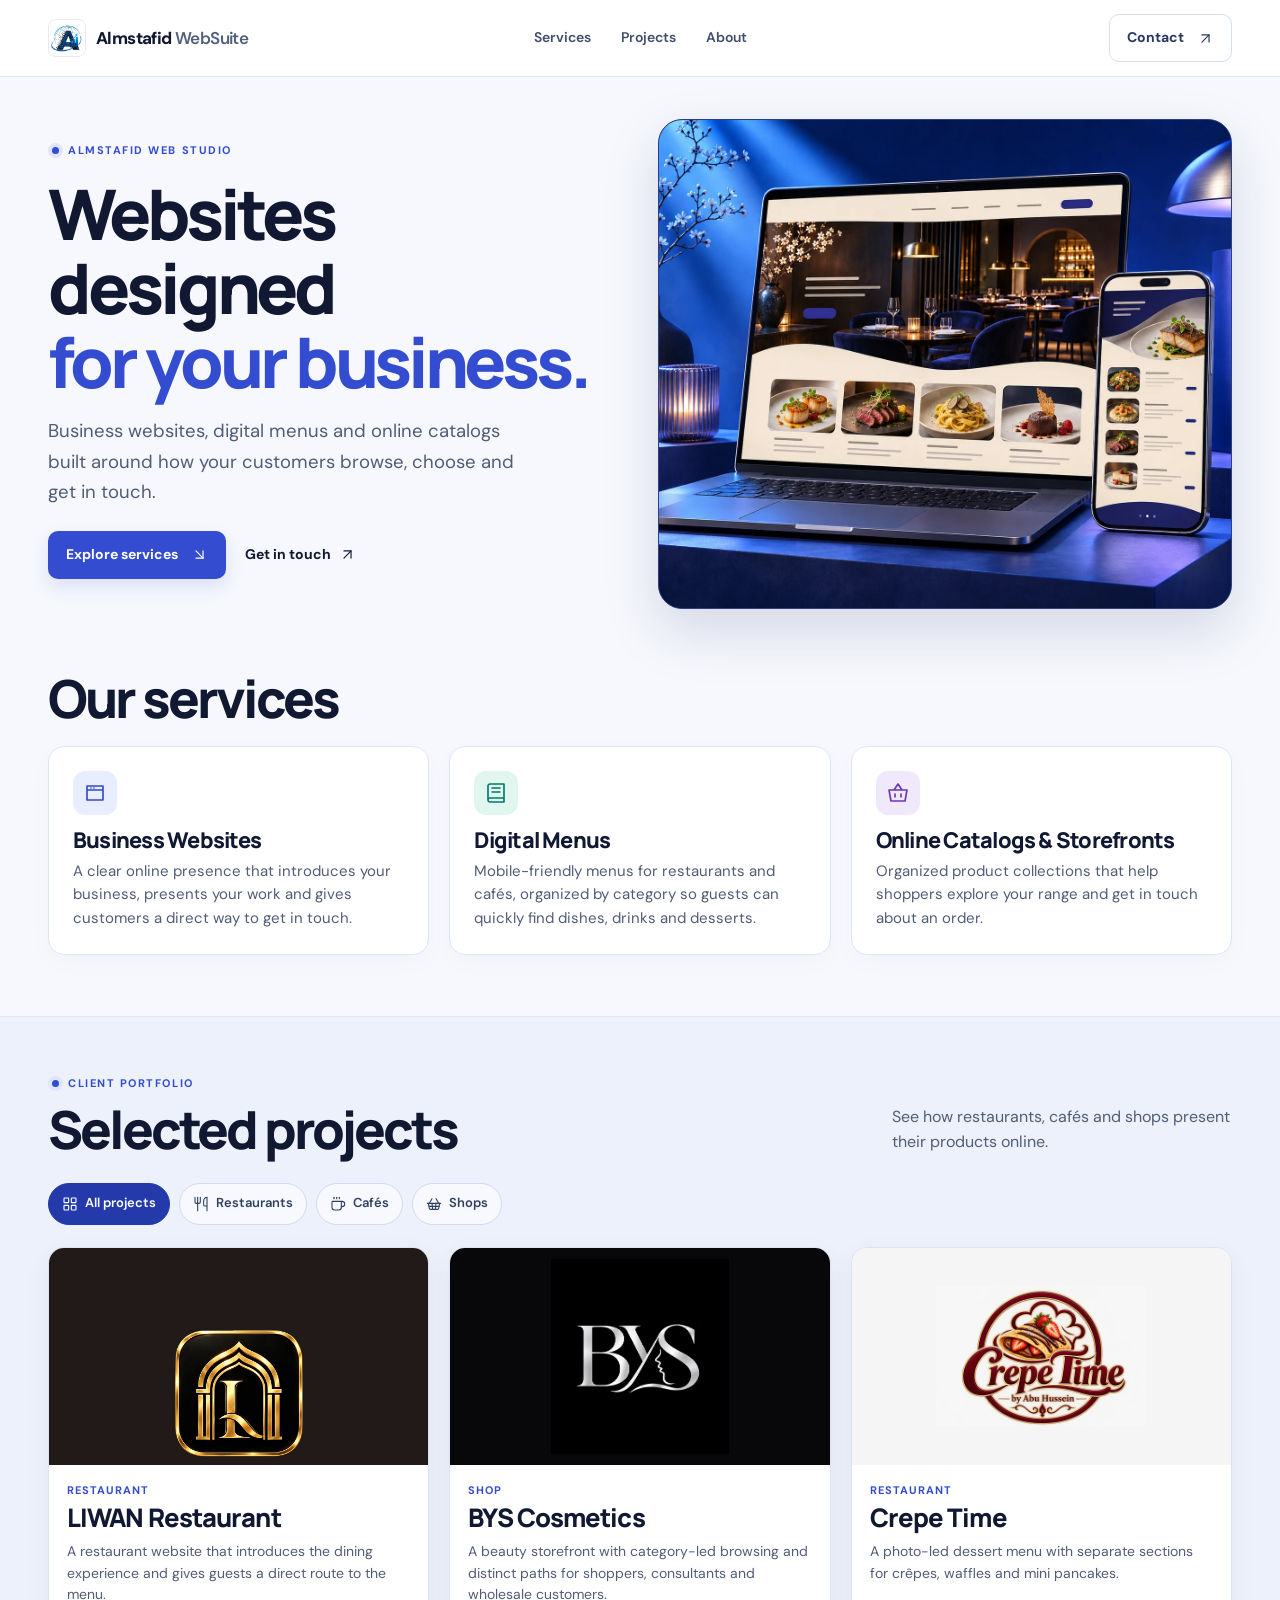
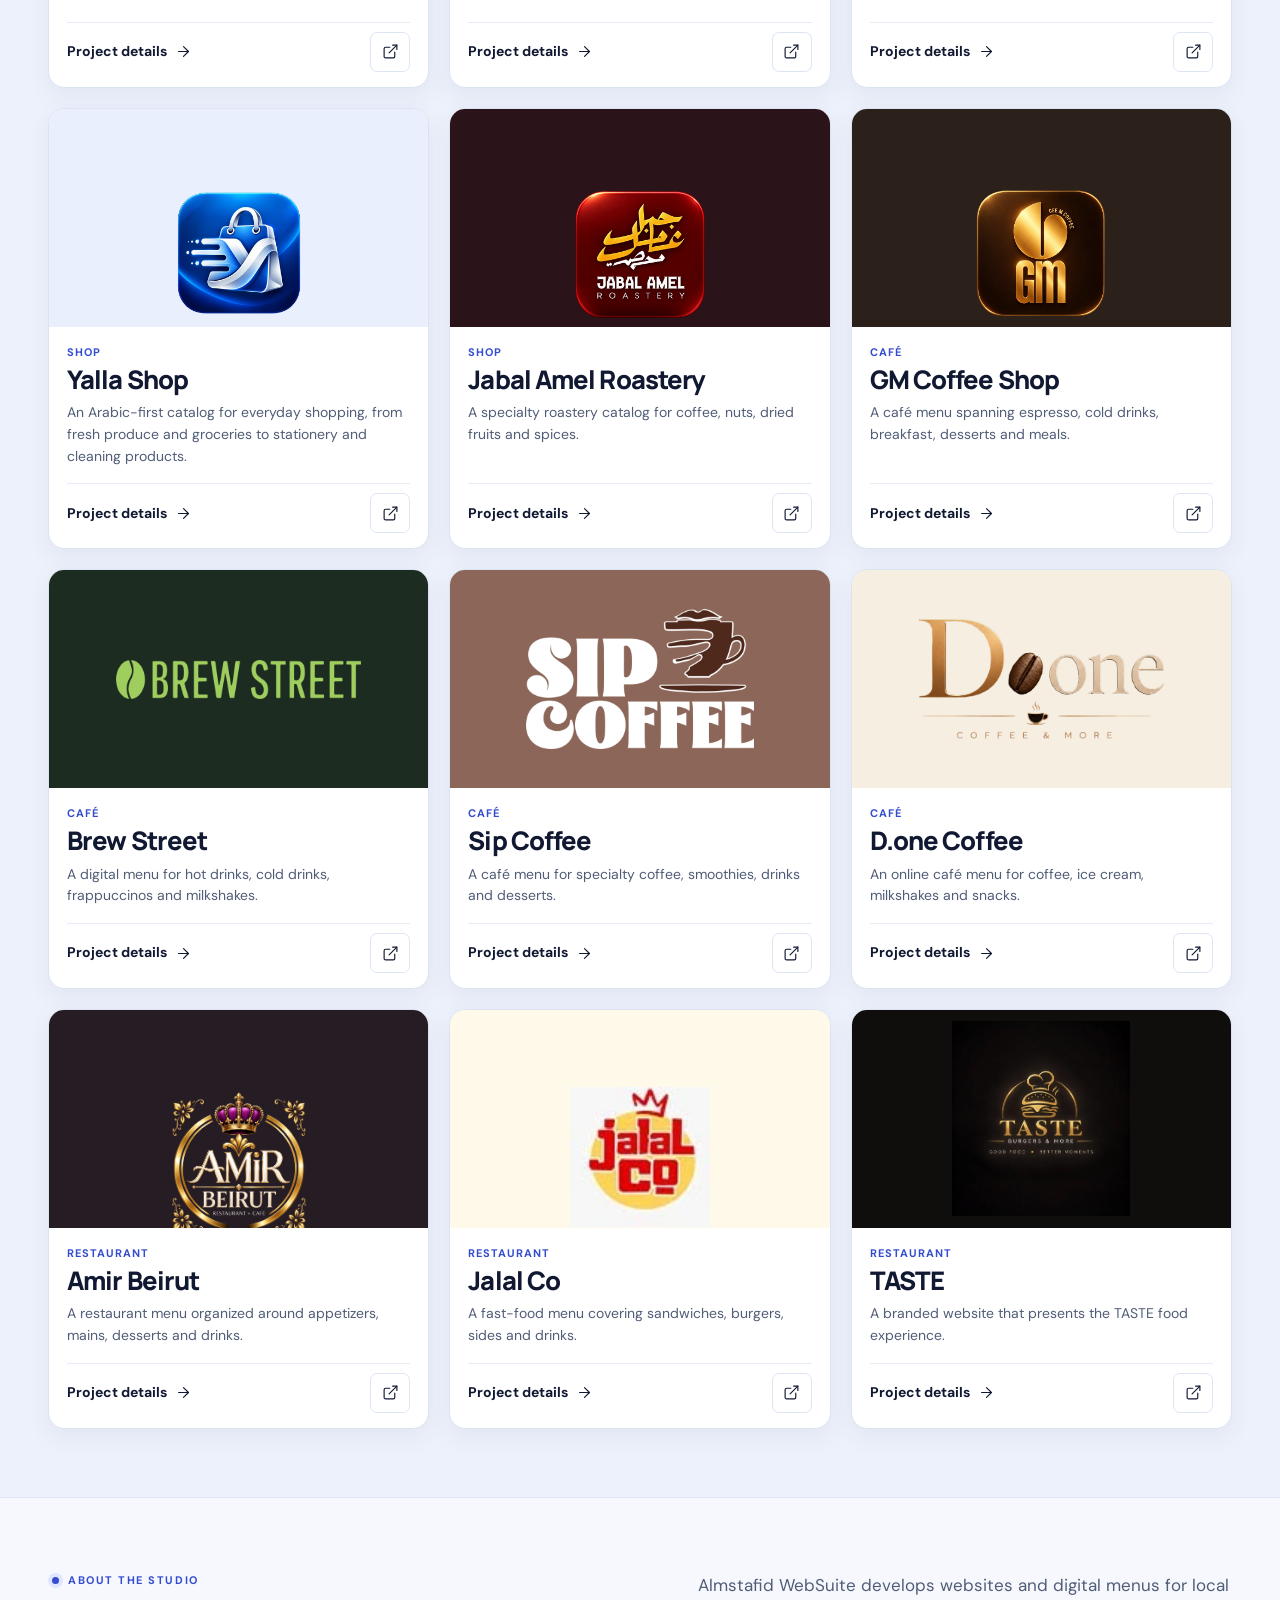
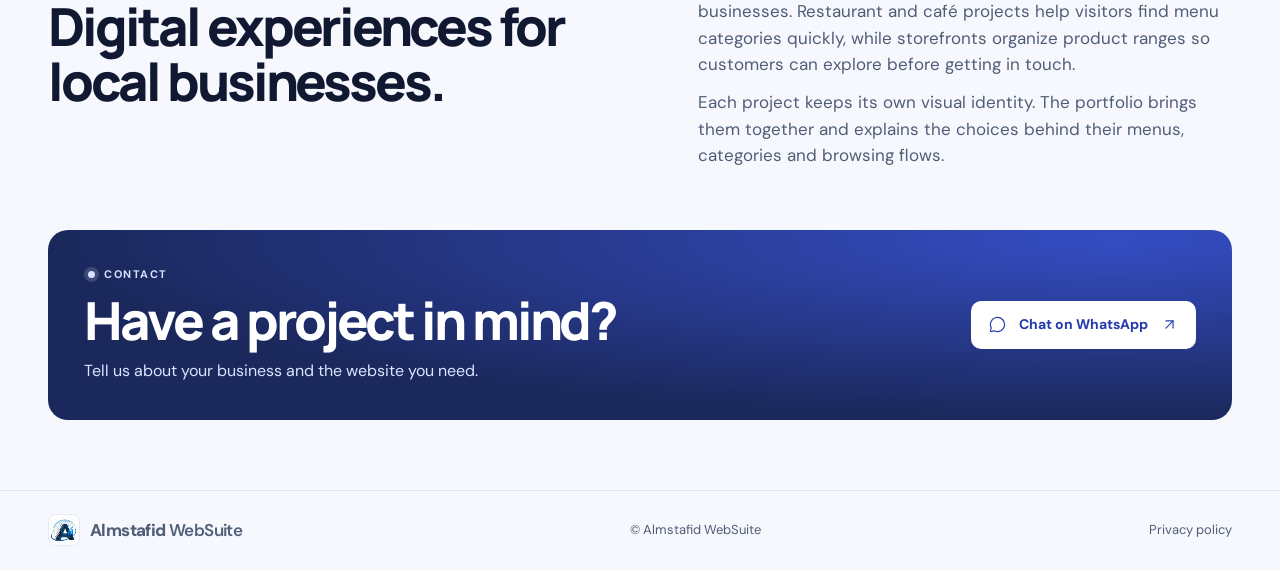
<file: index.html>
<!doctype html>
<html lang="en">
<head>
  <meta charset="utf-8">
  <meta name="viewport" content="width=device-width, initial-scale=1">
  <title>Almstafid WebSuite | Websites for local businesses</title>
  <meta name="description" content="Explore client websites and digital menus for restaurants, cafés, beauty brands and shops.">
  <meta name="theme-color" content="#f5f7ff">
  <link rel="canonical" href="https://almstafidrestaurants-ui.github.io/">
  <meta property="og:title" content="Almstafid WebSuite | Websites for local businesses">
  <meta property="og:description" content="Explore client websites and digital menus for restaurants, cafés, beauty brands and shops.">
  <meta property="og:image" content="https://almstafidrestaurants-ui.github.io/assets/studio-hero.webp">
  <link rel="icon" href="assets/logo.webp" type="image/webp">
  <link rel="preconnect" href="https://fonts.googleapis.com">
  <link rel="preconnect" href="https://fonts.gstatic.com" crossorigin>
  <link href="https://fonts.googleapis.com/css2?family=DM+Sans:wght@400;500;600;700&family=Manrope:wght@400;500;600;700;800&display=swap" rel="stylesheet">
  <link rel="stylesheet" href="assets/site.css">
  <script async src="https://pagead2.googlesyndication.com/pagead/js/adsbygoogle.js?client=ca-pub-1737106692912715" crossorigin="anonymous"></script>
</head>
<body>
<a class="skip" href="#main">Skip to content</a>
<header class="header"><div class="wrap head-inner">
  <a class="brand" href="./"><img src="assets/logo.webp" width="38" height="38" alt=""><span>Almstafid <strong>WebSuite</strong></span></a>
  <nav aria-label="Main navigation"><a href="#services">Services</a><a href="#work">Projects</a><a href="#about">About</a></nav>
  <a class="button outline head-contact" href="#contact">Contact <svg viewBox="0 0 24 24" width="22" height="22" fill="none" stroke="currentColor" stroke-width="1.65" stroke-linecap="round" stroke-linejoin="round" aria-hidden="true"><path d="M7 7h10v10"></path><path d="M7 17 17 7"></path></svg></a>
</div></header>
<main id="main">
<section class="hero wrap">
  <div class="hero-copy">
    <p class="eyebrow"><span></span> Almstafid Web Studio</p>
    <h1>Websites designed<br class="hero-break"> <em>for your business.</em></h1>
    <p class="hero-desc">Business websites, digital menus and online catalogs built around how your customers browse, choose and get in touch.</p>
    <div class="hero-actions"><a class="button primary" href="#services">Explore services <svg viewBox="0 0 24 24" width="22" height="22" fill="none" stroke="currentColor" stroke-width="1.65" stroke-linecap="round" stroke-linejoin="round" aria-hidden="true"><path d="m7 7 10 10"></path><path d="M17 7v10H7"></path></svg></a><a class="quiet" href="#contact">Get in touch <svg viewBox="0 0 24 24" width="22" height="22" fill="none" stroke="currentColor" stroke-width="1.65" stroke-linecap="round" stroke-linejoin="round" aria-hidden="true"><path d="M7 7h10v10"></path><path d="M7 17 17 7"></path></svg></a></div>
  </div>
  <figure class="hero-photo">
    <img src="assets/studio-hero.webp" alt="A restaurant website on a laptop and a digital menu on a phone" width="1200" height="900" fetchpriority="high">
  </figure>
</section>
<section class="services wrap" id="services" aria-labelledby="services-title">
  <h2 id="services-title">Our services</h2>
  <div class="services-grid">
    <article class="service-card">
      <span class="service-icon"><svg viewBox="0 0 24 24" width="24" height="24" fill="none" stroke="currentColor" stroke-width="1.65" stroke-linecap="round" stroke-linejoin="round" aria-hidden="true"><path d="M4 5h16v14H4z M4 9h16 M8 7h.01 M11 7h.01"></path></svg></span>
      <h3>Business Websites</h3>
      <p>A clear online presence that introduces your business, presents your work and gives customers a direct way to get in touch.</p>
    </article>
    <article class="service-card">
      <span class="service-icon"><svg viewBox="0 0 24 24" width="24" height="24" fill="none" stroke="currentColor" stroke-width="1.65" stroke-linecap="round" stroke-linejoin="round" aria-hidden="true"><path d="M4 19V5a2 2 0 0 1 2-2h14v18H6a2 2 0 0 1 0-4h14 M8 7h8 M8 11h8"></path></svg></span>
      <h3>Digital Menus</h3>
      <p>Mobile-friendly menus for restaurants and cafés, organized by category so guests can quickly find dishes, drinks and desserts.</p>
    </article>
    <article class="service-card">
      <span class="service-icon"><svg viewBox="0 0 24 24" width="24" height="24" fill="none" stroke="currentColor" stroke-width="1.65" stroke-linecap="round" stroke-linejoin="round" aria-hidden="true"><path d="M3 9h18l-2 11H5z M8 9l4-6 4 6 M9 13v3 M15 13v3"></path></svg></span>
      <h3>Online Catalogs &amp; Storefronts</h3>
      <p>Organized product collections that help shoppers explore your range and get in touch about an order.</p>
    </article>
  </div>
</section>
<section class="work" id="work"><div class="wrap">
  <div class="section-head"><div><p class="eyebrow"><span></span> Client portfolio</p><h2>Selected projects</h2></div><p>See how restaurants, cafés and shops present their products online.</p></div>
  <div class="filters" aria-label="Filter projects" hidden>
    <button type="button" data-filter="All" aria-pressed="true"><svg viewBox="0 0 24 24" width="22" height="22" fill="none" stroke="currentColor" stroke-width="1.65" stroke-linecap="round" stroke-linejoin="round" aria-hidden="true"><rect width="7" height="7" x="3" y="3" rx="1"></rect><rect width="7" height="7" x="14" y="3" rx="1"></rect><rect width="7" height="7" x="14" y="14" rx="1"></rect><rect width="7" height="7" x="3" y="14" rx="1"></rect></svg>All projects</button><button type="button" data-filter="Restaurant" aria-pressed="false"><svg viewBox="0 0 24 24" width="22" height="22" fill="none" stroke="currentColor" stroke-width="1.65" stroke-linecap="round" stroke-linejoin="round" aria-hidden="true"><path d="M3 2v7c0 1.1.9 2 2 2h4a2 2 0 0 0 2-2V2"></path><path d="M7 2v20"></path><path d="M21 15V2a5 5 0 0 0-5 5v6c0 1.1.9 2 2 2h3Zm0 0v7"></path></svg>Restaurants</button><button type="button" data-filter="Café" aria-pressed="false"><svg viewBox="0 0 24 24" width="22" height="22" fill="none" stroke="currentColor" stroke-width="1.65" stroke-linecap="round" stroke-linejoin="round" aria-hidden="true"><path d="M10 2v2"></path><path d="M14 2v2"></path><path d="M16 8a1 1 0 0 1 1 1v8a4 4 0 0 1-4 4H7a4 4 0 0 1-4-4V9a1 1 0 0 1 1-1h14a4 4 0 1 1 0 8h-1"></path><path d="M6 2v2"></path></svg>Cafés</button><button type="button" data-filter="Shop" aria-pressed="false"><svg viewBox="0 0 24 24" width="22" height="22" fill="none" stroke="currentColor" stroke-width="1.65" stroke-linecap="round" stroke-linejoin="round" aria-hidden="true"><path d="m15 11-1 9"></path><path d="m19 11-4-7"></path><path d="M2 11h20"></path><path d="m3.5 11 1.6 7.4a2 2 0 0 0 2 1.6h9.8a2 2 0 0 0 2-1.6l1.7-7.4"></path><path d="M4.5 15.5h15"></path><path d="m5 11 4-7"></path><path d="m9 11 1 9"></path></svg>Shops</button>
  </div>
  <p class="sr-only" id="project-status" role="status"></p>
  <div class="grid"><article class="card" data-category="Restaurant">
  <a class="card-cover logo-cover logo-liwan" href="projects/liwan.html" aria-label="About LIWAN Restaurant">
    <img src="assets/liwan-logo.webp" loading="lazy" width="512" height="512" alt="">
  </a>
  <div class="card-body"><span class="category">Restaurant</span><h3><a href="projects/liwan.html">LIWAN Restaurant</a></h3><p>A restaurant website that introduces the dining experience and gives guests a direct route to the menu.</p>
  <div class="card-links"><a class="text-link" href="projects/liwan.html">Project details <svg viewBox="0 0 24 24" width="22" height="22" fill="none" stroke="currentColor" stroke-width="1.65" stroke-linecap="round" stroke-linejoin="round" aria-hidden="true"><path d="M5 12h14"></path><path d="m12 5 7 7-7 7"></path></svg></a><a class="icon-link" href="https://almstafidrestaurants-ui.github.io/LIWAN-Restaurant/" target="_blank" rel="noopener noreferrer" aria-label="Visit LIWAN Restaurant website"><svg viewBox="0 0 24 24" width="22" height="22" fill="none" stroke="currentColor" stroke-width="1.65" stroke-linecap="round" stroke-linejoin="round" aria-hidden="true"><path d="M15 3h6v6"></path><path d="M10 14 21 3"></path><path d="M18 13v6a2 2 0 0 1-2 2H5a2 2 0 0 1-2-2V8a2 2 0 0 1 2-2h6"></path></svg></a></div></div></article>
<article class="card" data-category="Shop">
  <a class="card-cover logo-cover logo-bys" href="projects/bys.html" aria-label="About BYS Cosmetics">
    <img src="assets/bys-logo.webp" loading="lazy" width="826" height="900" alt="">
  </a>
  <div class="card-body"><span class="category">Shop</span><h3><a href="projects/bys.html">BYS Cosmetics</a></h3><p>A beauty storefront with category-led browsing and distinct paths for shoppers, consultants and wholesale customers.</p>
  <div class="card-links"><a class="text-link" href="projects/bys.html">Project details <svg viewBox="0 0 24 24" width="22" height="22" fill="none" stroke="currentColor" stroke-width="1.65" stroke-linecap="round" stroke-linejoin="round" aria-hidden="true"><path d="M5 12h14"></path><path d="m12 5 7 7-7 7"></path></svg></a><a class="icon-link" href="https://almstafidrestaurants-ui.github.io/BYSCOSMETIC/" target="_blank" rel="noopener noreferrer" aria-label="Visit BYS Cosmetics website"><svg viewBox="0 0 24 24" width="22" height="22" fill="none" stroke="currentColor" stroke-width="1.65" stroke-linecap="round" stroke-linejoin="round" aria-hidden="true"><path d="M15 3h6v6"></path><path d="M10 14 21 3"></path><path d="M18 13v6a2 2 0 0 1-2 2H5a2 2 0 0 1-2-2V8a2 2 0 0 1 2-2h6"></path></svg></a></div></div></article>
<article class="card" data-category="Restaurant">
  <a class="card-cover logo-cover logo-crepe" href="projects/crepe.html" aria-label="About Crepe Time">
    <img src="assets/crepe-logo.webp" loading="lazy" width="900" height="600" alt="">
  </a>
  <div class="card-body"><span class="category">Restaurant</span><h3><a href="projects/crepe.html">Crepe Time</a></h3><p>A photo-led dessert menu with separate sections for crêpes, waffles and mini pancakes.</p>
  <div class="card-links"><a class="text-link" href="projects/crepe.html">Project details <svg viewBox="0 0 24 24" width="22" height="22" fill="none" stroke="currentColor" stroke-width="1.65" stroke-linecap="round" stroke-linejoin="round" aria-hidden="true"><path d="M5 12h14"></path><path d="m12 5 7 7-7 7"></path></svg></a><a class="icon-link" href="https://almstafidrestaurants-ui.github.io/Crepe-Time/" target="_blank" rel="noopener noreferrer" aria-label="Visit Crepe Time website"><svg viewBox="0 0 24 24" width="22" height="22" fill="none" stroke="currentColor" stroke-width="1.65" stroke-linecap="round" stroke-linejoin="round" aria-hidden="true"><path d="M15 3h6v6"></path><path d="M10 14 21 3"></path><path d="M18 13v6a2 2 0 0 1-2 2H5a2 2 0 0 1-2-2V8a2 2 0 0 1 2-2h6"></path></svg></a></div></div></article>
<article class="card" data-category="Shop">
  <a class="card-cover logo-cover logo-yalla" href="projects/yalla.html" aria-label="About Yalla Shop">
    <img src="assets/yalla-logo.webp" loading="lazy" width="512" height="512" alt="">
  </a>
  <div class="card-body"><span class="category">Shop</span><h3><a href="projects/yalla.html">Yalla Shop</a></h3><p>An Arabic-first catalog for everyday shopping, from fresh produce and groceries to stationery and cleaning products.</p>
  <div class="card-links"><a class="text-link" href="projects/yalla.html">Project details <svg viewBox="0 0 24 24" width="22" height="22" fill="none" stroke="currentColor" stroke-width="1.65" stroke-linecap="round" stroke-linejoin="round" aria-hidden="true"><path d="M5 12h14"></path><path d="m12 5 7 7-7 7"></path></svg></a><a class="icon-link" href="https://almstafidrestaurants-ui.github.io/Yalla-Shop/" target="_blank" rel="noopener noreferrer" aria-label="Visit Yalla Shop website"><svg viewBox="0 0 24 24" width="22" height="22" fill="none" stroke="currentColor" stroke-width="1.65" stroke-linecap="round" stroke-linejoin="round" aria-hidden="true"><path d="M15 3h6v6"></path><path d="M10 14 21 3"></path><path d="M18 13v6a2 2 0 0 1-2 2H5a2 2 0 0 1-2-2V8a2 2 0 0 1 2-2h6"></path></svg></a></div></div></article>
<article class="card" data-category="Shop">
  <a class="card-cover logo-cover logo-jabal" href="projects/jabal.html" aria-label="About Jabal Amel Roastery">
    <img src="assets/jabal-logo.webp" loading="lazy" width="512" height="512" alt="">
  </a>
  <div class="card-body"><span class="category">Shop</span><h3><a href="projects/jabal.html">Jabal Amel Roastery</a></h3><p>A specialty roastery catalog for coffee, nuts, dried fruits and spices.</p>
  <div class="card-links"><a class="text-link" href="projects/jabal.html">Project details <svg viewBox="0 0 24 24" width="22" height="22" fill="none" stroke="currentColor" stroke-width="1.65" stroke-linecap="round" stroke-linejoin="round" aria-hidden="true"><path d="M5 12h14"></path><path d="m12 5 7 7-7 7"></path></svg></a><a class="icon-link" href="https://almstafidrestaurants-ui.github.io/Jabal-Amel-Roastery/" target="_blank" rel="noopener noreferrer" aria-label="Visit Jabal Amel Roastery website"><svg viewBox="0 0 24 24" width="22" height="22" fill="none" stroke="currentColor" stroke-width="1.65" stroke-linecap="round" stroke-linejoin="round" aria-hidden="true"><path d="M15 3h6v6"></path><path d="M10 14 21 3"></path><path d="M18 13v6a2 2 0 0 1-2 2H5a2 2 0 0 1-2-2V8a2 2 0 0 1 2-2h6"></path></svg></a></div></div></article>
<article class="card" data-category="Café">
  <a class="card-cover logo-cover logo-gm" href="projects/gm.html" aria-label="About GM Coffee Shop">
    <img src="assets/gm-logo.webp" loading="lazy" width="512" height="512" alt="">
  </a>
  <div class="card-body"><span class="category">Café</span><h3><a href="projects/gm.html">GM Coffee Shop</a></h3><p>A café menu spanning espresso, cold drinks, breakfast, desserts and meals.</p>
  <div class="card-links"><a class="text-link" href="projects/gm.html">Project details <svg viewBox="0 0 24 24" width="22" height="22" fill="none" stroke="currentColor" stroke-width="1.65" stroke-linecap="round" stroke-linejoin="round" aria-hidden="true"><path d="M5 12h14"></path><path d="m12 5 7 7-7 7"></path></svg></a><a class="icon-link" href="https://almstafidrestaurants-ui.github.io/GEE-M-Coffee/" target="_blank" rel="noopener noreferrer" aria-label="Visit GM Coffee Shop website"><svg viewBox="0 0 24 24" width="22" height="22" fill="none" stroke="currentColor" stroke-width="1.65" stroke-linecap="round" stroke-linejoin="round" aria-hidden="true"><path d="M15 3h6v6"></path><path d="M10 14 21 3"></path><path d="M18 13v6a2 2 0 0 1-2 2H5a2 2 0 0 1-2-2V8a2 2 0 0 1 2-2h6"></path></svg></a></div></div></article>
<article class="card" data-category="Café">
  <a class="card-cover logo-cover logo-brew" href="projects/brew.html" aria-label="About Brew Street">
    <img src="assets/brew-logo.webp" loading="lazy" width="650" height="104" alt="">
  </a>
  <div class="card-body"><span class="category">Café</span><h3><a href="projects/brew.html">Brew Street</a></h3><p>A digital menu for hot drinks, cold drinks, frappuccinos and milkshakes.</p>
  <div class="card-links"><a class="text-link" href="projects/brew.html">Project details <svg viewBox="0 0 24 24" width="22" height="22" fill="none" stroke="currentColor" stroke-width="1.65" stroke-linecap="round" stroke-linejoin="round" aria-hidden="true"><path d="M5 12h14"></path><path d="m12 5 7 7-7 7"></path></svg></a><a class="icon-link" href="https://almstafidrestaurants-ui.github.io/DREW-STREET/" target="_blank" rel="noopener noreferrer" aria-label="Visit Brew Street website"><svg viewBox="0 0 24 24" width="22" height="22" fill="none" stroke="currentColor" stroke-width="1.65" stroke-linecap="round" stroke-linejoin="round" aria-hidden="true"><path d="M15 3h6v6"></path><path d="M10 14 21 3"></path><path d="M18 13v6a2 2 0 0 1-2 2H5a2 2 0 0 1-2-2V8a2 2 0 0 1 2-2h6"></path></svg></a></div></div></article>
<article class="card" data-category="Café">
  <a class="card-cover logo-cover logo-sip" href="projects/sip.html" aria-label="About Sip Coffee">
    <img src="assets/sip-logo.webp" loading="lazy" width="650" height="400" alt="">
  </a>
  <div class="card-body"><span class="category">Café</span><h3><a href="projects/sip.html">Sip Coffee</a></h3><p>A café menu for specialty coffee, smoothies, drinks and desserts.</p>
  <div class="card-links"><a class="text-link" href="projects/sip.html">Project details <svg viewBox="0 0 24 24" width="22" height="22" fill="none" stroke="currentColor" stroke-width="1.65" stroke-linecap="round" stroke-linejoin="round" aria-hidden="true"><path d="M5 12h14"></path><path d="m12 5 7 7-7 7"></path></svg></a><a class="icon-link" href="https://almstafidrestaurants-ui.github.io/MENU_/" target="_blank" rel="noopener noreferrer" aria-label="Visit Sip Coffee website"><svg viewBox="0 0 24 24" width="22" height="22" fill="none" stroke="currentColor" stroke-width="1.65" stroke-linecap="round" stroke-linejoin="round" aria-hidden="true"><path d="M15 3h6v6"></path><path d="M10 14 21 3"></path><path d="M18 13v6a2 2 0 0 1-2 2H5a2 2 0 0 1-2-2V8a2 2 0 0 1 2-2h6"></path></svg></a></div></div></article>
<article class="card" data-category="Café">
  <a class="card-cover logo-cover logo-done" href="projects/done.html" aria-label="About D.one Coffee">
    <img src="assets/done-logo.webp" loading="lazy" width="650" height="317" alt="">
  </a>
  <div class="card-body"><span class="category">Café</span><h3><a href="projects/done.html">D.one Coffee</a></h3><p>An online café menu for coffee, ice cream, milkshakes and snacks.</p>
  <div class="card-links"><a class="text-link" href="projects/done.html">Project details <svg viewBox="0 0 24 24" width="22" height="22" fill="none" stroke="currentColor" stroke-width="1.65" stroke-linecap="round" stroke-linejoin="round" aria-hidden="true"><path d="M5 12h14"></path><path d="m12 5 7 7-7 7"></path></svg></a><a class="icon-link" href="https://almstafidrestaurants-ui.github.io/D.one--Coffee/" target="_blank" rel="noopener noreferrer" aria-label="Visit D.one Coffee website"><svg viewBox="0 0 24 24" width="22" height="22" fill="none" stroke="currentColor" stroke-width="1.65" stroke-linecap="round" stroke-linejoin="round" aria-hidden="true"><path d="M15 3h6v6"></path><path d="M10 14 21 3"></path><path d="M18 13v6a2 2 0 0 1-2 2H5a2 2 0 0 1-2-2V8a2 2 0 0 1 2-2h6"></path></svg></a></div></div></article>
<article class="card" data-category="Restaurant">
  <a class="card-cover logo-cover logo-amir" href="projects/amir.html" aria-label="About Amir Beirut">
    <img src="assets/amir-logo.webp" loading="lazy" width="621" height="650" alt="">
  </a>
  <div class="card-body"><span class="category">Restaurant</span><h3><a href="projects/amir.html">Amir Beirut</a></h3><p>A restaurant menu organized around appetizers, mains, desserts and drinks.</p>
  <div class="card-links"><a class="text-link" href="projects/amir.html">Project details <svg viewBox="0 0 24 24" width="22" height="22" fill="none" stroke="currentColor" stroke-width="1.65" stroke-linecap="round" stroke-linejoin="round" aria-hidden="true"><path d="M5 12h14"></path><path d="m12 5 7 7-7 7"></path></svg></a><a class="icon-link" href="https://almstafidrestaurants-ui.github.io/--Amir-Beirut/" target="_blank" rel="noopener noreferrer" aria-label="Visit Amir Beirut website"><svg viewBox="0 0 24 24" width="22" height="22" fill="none" stroke="currentColor" stroke-width="1.65" stroke-linecap="round" stroke-linejoin="round" aria-hidden="true"><path d="M15 3h6v6"></path><path d="M10 14 21 3"></path><path d="M18 13v6a2 2 0 0 1-2 2H5a2 2 0 0 1-2-2V8a2 2 0 0 1 2-2h6"></path></svg></a></div></div></article>
<article class="card" data-category="Restaurant">
  <a class="card-cover logo-cover logo-jalal" href="projects/jalal.html" aria-label="About Jalal Co">
    <img src="assets/jalal-logo.webp" loading="lazy" width="94" height="94" alt="">
  </a>
  <div class="card-body"><span class="category">Restaurant</span><h3><a href="projects/jalal.html">Jalal Co</a></h3><p>A fast-food menu covering sandwiches, burgers, sides and drinks.</p>
  <div class="card-links"><a class="text-link" href="projects/jalal.html">Project details <svg viewBox="0 0 24 24" width="22" height="22" fill="none" stroke="currentColor" stroke-width="1.65" stroke-linecap="round" stroke-linejoin="round" aria-hidden="true"><path d="M5 12h14"></path><path d="m12 5 7 7-7 7"></path></svg></a><a class="icon-link" href="https://almstafidrestaurants-ui.github.io/Jalal-Co/" target="_blank" rel="noopener noreferrer" aria-label="Visit Jalal Co website"><svg viewBox="0 0 24 24" width="22" height="22" fill="none" stroke="currentColor" stroke-width="1.65" stroke-linecap="round" stroke-linejoin="round" aria-hidden="true"><path d="M15 3h6v6"></path><path d="M10 14 21 3"></path><path d="M18 13v6a2 2 0 0 1-2 2H5a2 2 0 0 1-2-2V8a2 2 0 0 1 2-2h6"></path></svg></a></div></div></article>
<article class="card" data-category="Restaurant">
  <a class="card-cover logo-cover logo-taste" href="projects/taste.html" aria-label="About TASTE">
    <img src="assets/taste-logo.webp" loading="lazy" width="822" height="900" alt="">
  </a>
  <div class="card-body"><span class="category">Restaurant</span><h3><a href="projects/taste.html">TASTE</a></h3><p>A branded website that presents the TASTE food experience.</p>
  <div class="card-links"><a class="text-link" href="projects/taste.html">Project details <svg viewBox="0 0 24 24" width="22" height="22" fill="none" stroke="currentColor" stroke-width="1.65" stroke-linecap="round" stroke-linejoin="round" aria-hidden="true"><path d="M5 12h14"></path><path d="m12 5 7 7-7 7"></path></svg></a><a class="icon-link" href="https://almstafidrestaurants-ui.github.io/TASTE/" target="_blank" rel="noopener noreferrer" aria-label="Visit TASTE website"><svg viewBox="0 0 24 24" width="22" height="22" fill="none" stroke="currentColor" stroke-width="1.65" stroke-linecap="round" stroke-linejoin="round" aria-hidden="true"><path d="M15 3h6v6"></path><path d="M10 14 21 3"></path><path d="M18 13v6a2 2 0 0 1-2 2H5a2 2 0 0 1-2-2V8a2 2 0 0 1 2-2h6"></path></svg></a></div></div></article></div>
</div></section>
<section class="about wrap" id="about"><div><p class="eyebrow"><span></span> About the studio</p><h2>Digital experiences for local businesses.</h2></div><div><p>Almstafid WebSuite develops websites and digital menus for local businesses. Restaurant and café projects help visitors find menu categories quickly, while storefronts organize product ranges so customers can explore before getting in touch.</p><p>Each project keeps its own visual identity. The portfolio brings them together and explains the choices behind their menus, categories and browsing flows.</p></div></section>
<section id="contact" class="contact wrap"><div class="contact-inner"><div><p class="eyebrow"><span></span> Contact</p><h2>Have a project in mind?</h2><p>Tell us about your business and the website you need.</p></div><a class="button contact-button" href="https://wa.me/96171918022" target="_blank" rel="noopener noreferrer"><svg viewBox="0 0 24 24" width="22" height="22" fill="none" stroke="currentColor" stroke-width="1.65" stroke-linecap="round" stroke-linejoin="round" aria-hidden="true"><path d="M2.992 16.342a2 2 0 0 1 .094 1.167l-1.065 3.29a1 1 0 0 0 1.236 1.168l3.413-.998a2 2 0 0 1 1.099.092 10 10 0 1 0-4.777-4.719"></path></svg> Chat on WhatsApp <svg viewBox="0 0 24 24" width="22" height="22" fill="none" stroke="currentColor" stroke-width="1.65" stroke-linecap="round" stroke-linejoin="round" aria-hidden="true"><path d="M7 7h10v10"></path><path d="M7 17 17 7"></path></svg></a></div></section>
<script src="assets/filters.js" defer></script></main>
<footer class="footer"><div class="wrap footer-inner">
  <a class="brand" href="./"><img src="assets/logo.webp" width="32" height="32" alt=""><span>Almstafid <strong>WebSuite</strong></span></a>
  <span>© Almstafid WebSuite</span><a href="privacy.html">Privacy policy</a>
</div></footer>
</body>
</html>
</file>
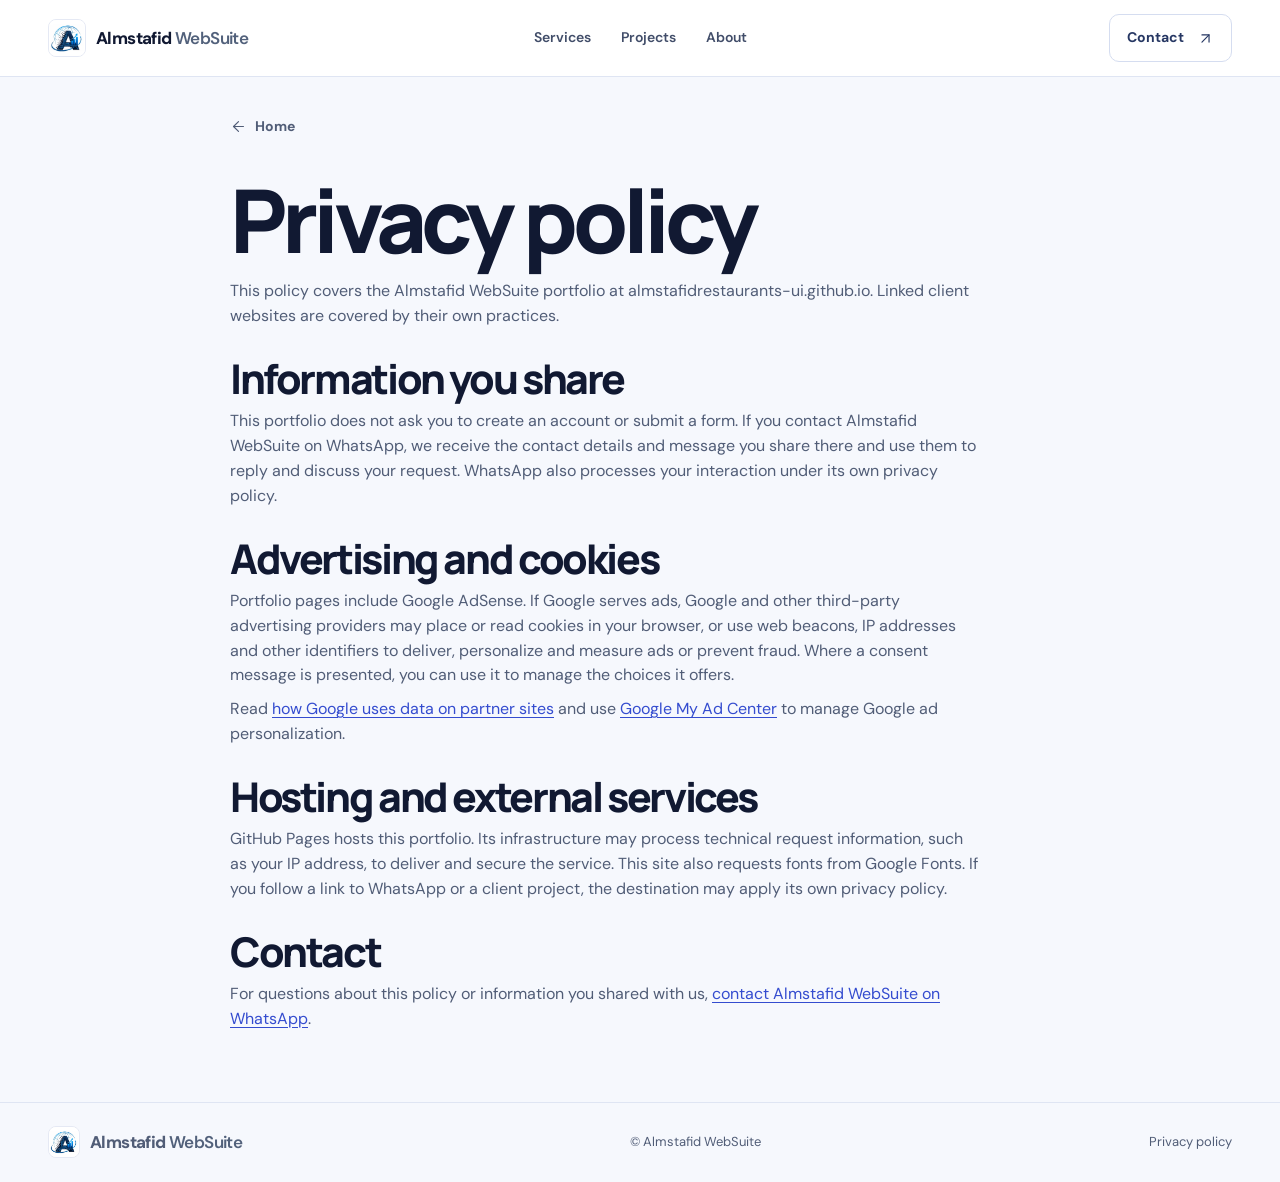
<file: privacy.html>
<!doctype html>
<html lang="en">
<head>
  <meta charset="utf-8">
  <meta name="viewport" content="width=device-width, initial-scale=1">
  <title>Privacy policy | Almstafid WebSuite</title>
  <meta name="description" content="How the Almstafid WebSuite portfolio handles contact information, advertising and third-party services.">
  <meta name="theme-color" content="#f5f7ff">
  <link rel="canonical" href="https://almstafidrestaurants-ui.github.io/privacy.html">
  <meta property="og:title" content="Privacy policy | Almstafid WebSuite">
  <meta property="og:description" content="How the Almstafid WebSuite portfolio handles contact information, advertising and third-party services.">
  <meta property="og:image" content="https://almstafidrestaurants-ui.github.io/assets/logo.webp">
  <link rel="icon" href="assets/logo.webp" type="image/webp">
  <link rel="preconnect" href="https://fonts.googleapis.com">
  <link rel="preconnect" href="https://fonts.gstatic.com" crossorigin>
  <link href="https://fonts.googleapis.com/css2?family=DM+Sans:wght@400;500;600;700&family=Manrope:wght@400;500;600;700;800&display=swap" rel="stylesheet">
  <link rel="stylesheet" href="assets/site.css">
  
</head>
<body>
<a class="skip" href="#main">Skip to content</a>
<header class="header"><div class="wrap head-inner">
  <a class="brand" href="index.html"><img src="assets/logo.webp" width="38" height="38" alt=""><span>Almstafid <strong>WebSuite</strong></span></a>
  <nav aria-label="Main navigation"><a href="index.html#services">Services</a><a href="index.html#work">Projects</a><a href="index.html#about">About</a></nav>
  <a class="button outline head-contact" href="index.html#contact">Contact <svg viewBox="0 0 24 24" width="22" height="22" fill="none" stroke="currentColor" stroke-width="1.65" stroke-linecap="round" stroke-linejoin="round" aria-hidden="true"><path d="M7 7h10v10"></path><path d="M7 17 17 7"></path></svg></a>
</div></header>
<main id="main">
<article class="policy wrap"><a class="back text-link" href="index.html"><svg viewBox="0 0 24 24" width="22" height="22" fill="none" stroke="currentColor" stroke-width="1.65" stroke-linecap="round" stroke-linejoin="round" aria-hidden="true"><path d="m12 19-7-7 7-7"></path><path d="M19 12H5"></path></svg> Home</a>
<h1>Privacy policy</h1><p>This policy covers the Almstafid WebSuite portfolio at almstafidrestaurants-ui.github.io. Linked client websites are covered by their own practices.</p>
<h2>Information you share</h2><p>This portfolio does not ask you to create an account or submit a form. If you contact Almstafid WebSuite on WhatsApp, we receive the contact details and message you share there and use them to reply and discuss your request. WhatsApp also processes your interaction under its own privacy policy.</p>
<h2>Advertising and cookies</h2><p>Portfolio pages include Google AdSense. If Google serves ads, Google and other third-party advertising providers may place or read cookies in your browser, or use web beacons, IP addresses and other identifiers to deliver, personalize and measure ads or prevent fraud. Where a consent message is presented, you can use it to manage the choices it offers.</p>
<p>Read <a href="https://policies.google.com/technologies/partner-sites">how Google uses data on partner sites</a> and use <a href="https://myadcenter.google.com/">Google My Ad Center</a> to manage Google ad personalization.</p>
<h2>Hosting and external services</h2><p>GitHub Pages hosts this portfolio. Its infrastructure may process technical request information, such as your IP address, to deliver and secure the service. This site also requests fonts from Google Fonts. If you follow a link to WhatsApp or a client project, the destination may apply its own privacy policy.</p>
<h2>Contact</h2><p>For questions about this policy or information you shared with us, <a href="https://wa.me/96171918022">contact Almstafid WebSuite on WhatsApp</a>.</p></article></main>
<footer class="footer"><div class="wrap footer-inner">
  <a class="brand" href="index.html"><img src="assets/logo.webp" width="32" height="32" alt=""><span>Almstafid <strong>WebSuite</strong></span></a>
  <span>© Almstafid WebSuite</span><a href="privacy.html">Privacy policy</a>
</div></footer>
</body>
</html>
</file>
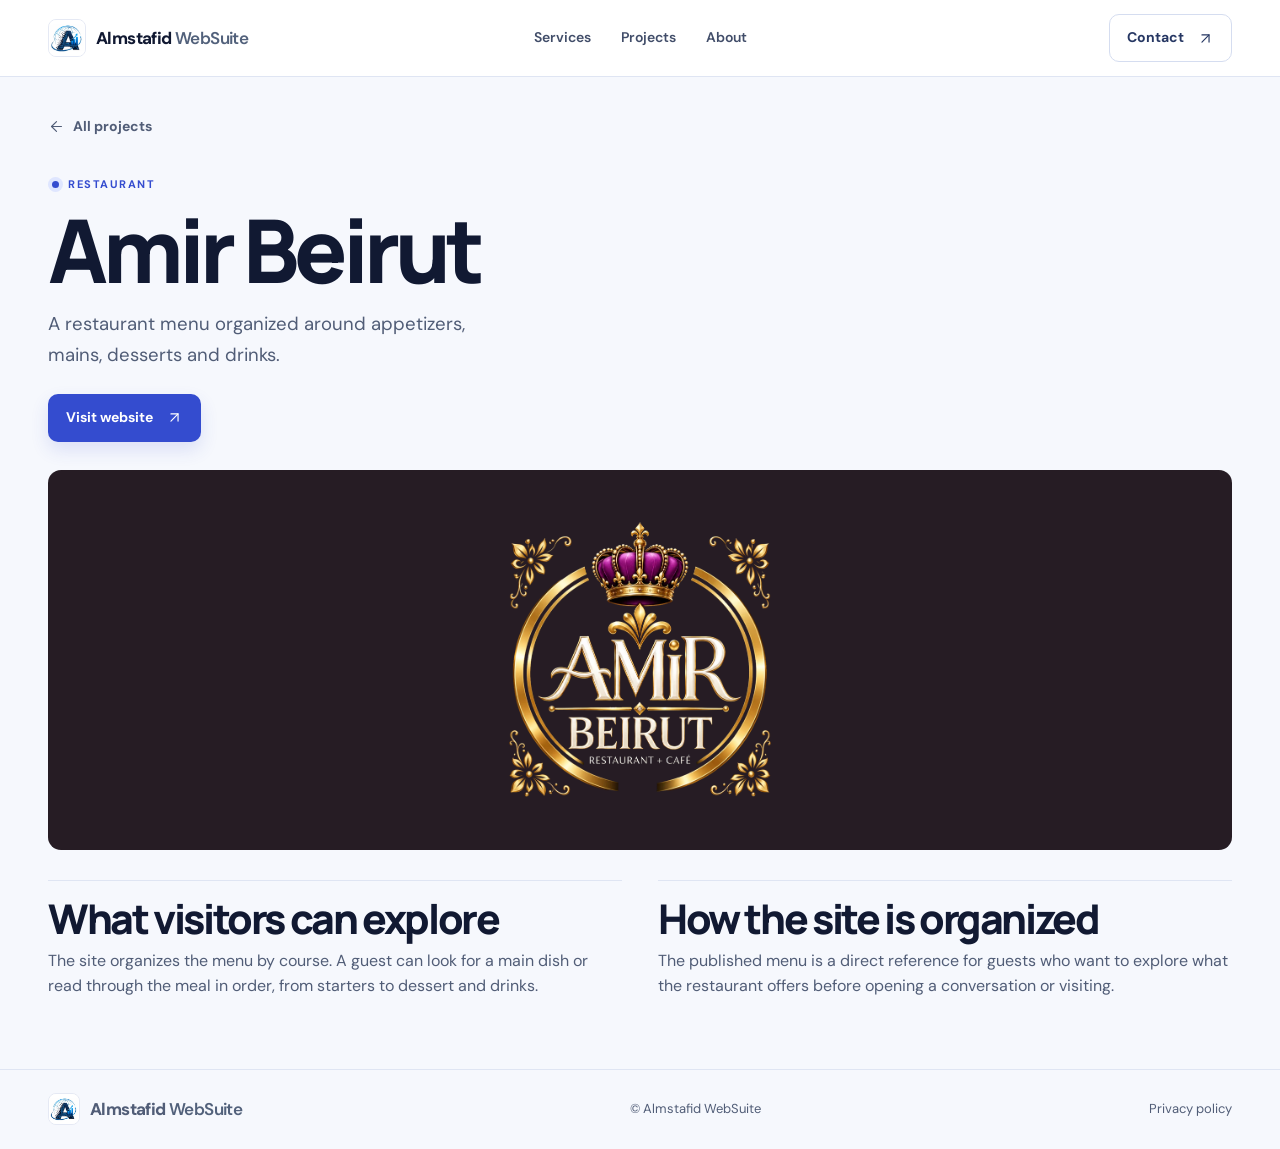
<file: projects/amir.html>
<!doctype html>
<html lang="en">
<head>
  <meta charset="utf-8">
  <meta name="viewport" content="width=device-width, initial-scale=1">
  <title>Amir Beirut | Almstafid WebSuite</title>
  <meta name="description" content="A restaurant menu organized around appetizers, mains, desserts and drinks.">
  <meta name="theme-color" content="#f5f7ff">
  <link rel="canonical" href="https://almstafidrestaurants-ui.github.io/projects/amir.html">
  <meta property="og:title" content="Amir Beirut | Almstafid WebSuite">
  <meta property="og:description" content="A restaurant menu organized around appetizers, mains, desserts and drinks.">
  <meta property="og:image" content="https://almstafidrestaurants-ui.github.io/assets/amir-logo.webp">
  <link rel="icon" href="../assets/logo.webp" type="image/webp">
  <link rel="preconnect" href="https://fonts.googleapis.com">
  <link rel="preconnect" href="https://fonts.gstatic.com" crossorigin>
  <link href="https://fonts.googleapis.com/css2?family=DM+Sans:wght@400;500;600;700&family=Manrope:wght@400;500;600;700;800&display=swap" rel="stylesheet">
  <link rel="stylesheet" href="../assets/site.css">
  <script async src="https://pagead2.googlesyndication.com/pagead/js/adsbygoogle.js?client=ca-pub-1737106692912715" crossorigin="anonymous"></script>
</head>
<body>
<a class="skip" href="#main">Skip to content</a>
<header class="header"><div class="wrap head-inner">
  <a class="brand" href="../index.html"><img src="../assets/logo.webp" width="38" height="38" alt=""><span>Almstafid <strong>WebSuite</strong></span></a>
  <nav aria-label="Main navigation"><a href="../index.html#services">Services</a><a href="../index.html#work">Projects</a><a href="../index.html#about">About</a></nav>
  <a class="button outline head-contact" href="../index.html#contact">Contact <svg viewBox="0 0 24 24" width="22" height="22" fill="none" stroke="currentColor" stroke-width="1.65" stroke-linecap="round" stroke-linejoin="round" aria-hidden="true"><path d="M7 7h10v10"></path><path d="M7 17 17 7"></path></svg></a>
</div></header>
<main id="main">
 <article class="detail wrap">
  <a class="back text-link" href="../index.html#work"><svg viewBox="0 0 24 24" width="22" height="22" fill="none" stroke="currentColor" stroke-width="1.65" stroke-linecap="round" stroke-linejoin="round" aria-hidden="true"><path d="m12 19-7-7 7-7"></path><path d="M19 12H5"></path></svg> All projects</a>
  <div class="detail-head"><p class="eyebrow"><span></span> Restaurant</p><h1>Amir Beirut</h1><p class="hero-desc">A restaurant menu organized around appetizers, mains, desserts and drinks.</p>
  <div class="hero-actions"><a class="button primary" href="https://almstafidrestaurants-ui.github.io/--Amir-Beirut/" target="_blank" rel="noopener noreferrer">Visit website <svg viewBox="0 0 24 24" width="22" height="22" fill="none" stroke="currentColor" stroke-width="1.65" stroke-linecap="round" stroke-linejoin="round" aria-hidden="true"><path d="M7 7h10v10"></path><path d="M7 17 17 7"></path></svg></a></div></div>
  
  <figure class="detail-visual project-logo-detail logo-cover logo-amir"><img src="../assets/amir-logo.webp" width="621" height="650" alt="Amir Beirut logo"></figure>
  <div class="detail-content"><section><h2>What visitors can explore</h2><p>The site organizes the menu by course. A guest can look for a main dish or read through the meal in order, from starters to dessert and drinks.</p></section><section><h2>How the site is organized</h2><p>The published menu is a direct reference for guests who want to explore what the restaurant offers before opening a conversation or visiting.</p></section></div>
 </article></main>
<footer class="footer"><div class="wrap footer-inner">
  <a class="brand" href="../index.html"><img src="../assets/logo.webp" width="32" height="32" alt=""><span>Almstafid <strong>WebSuite</strong></span></a>
  <span>© Almstafid WebSuite</span><a href="../privacy.html">Privacy policy</a>
</div></footer>
</body>
</html>
</file>
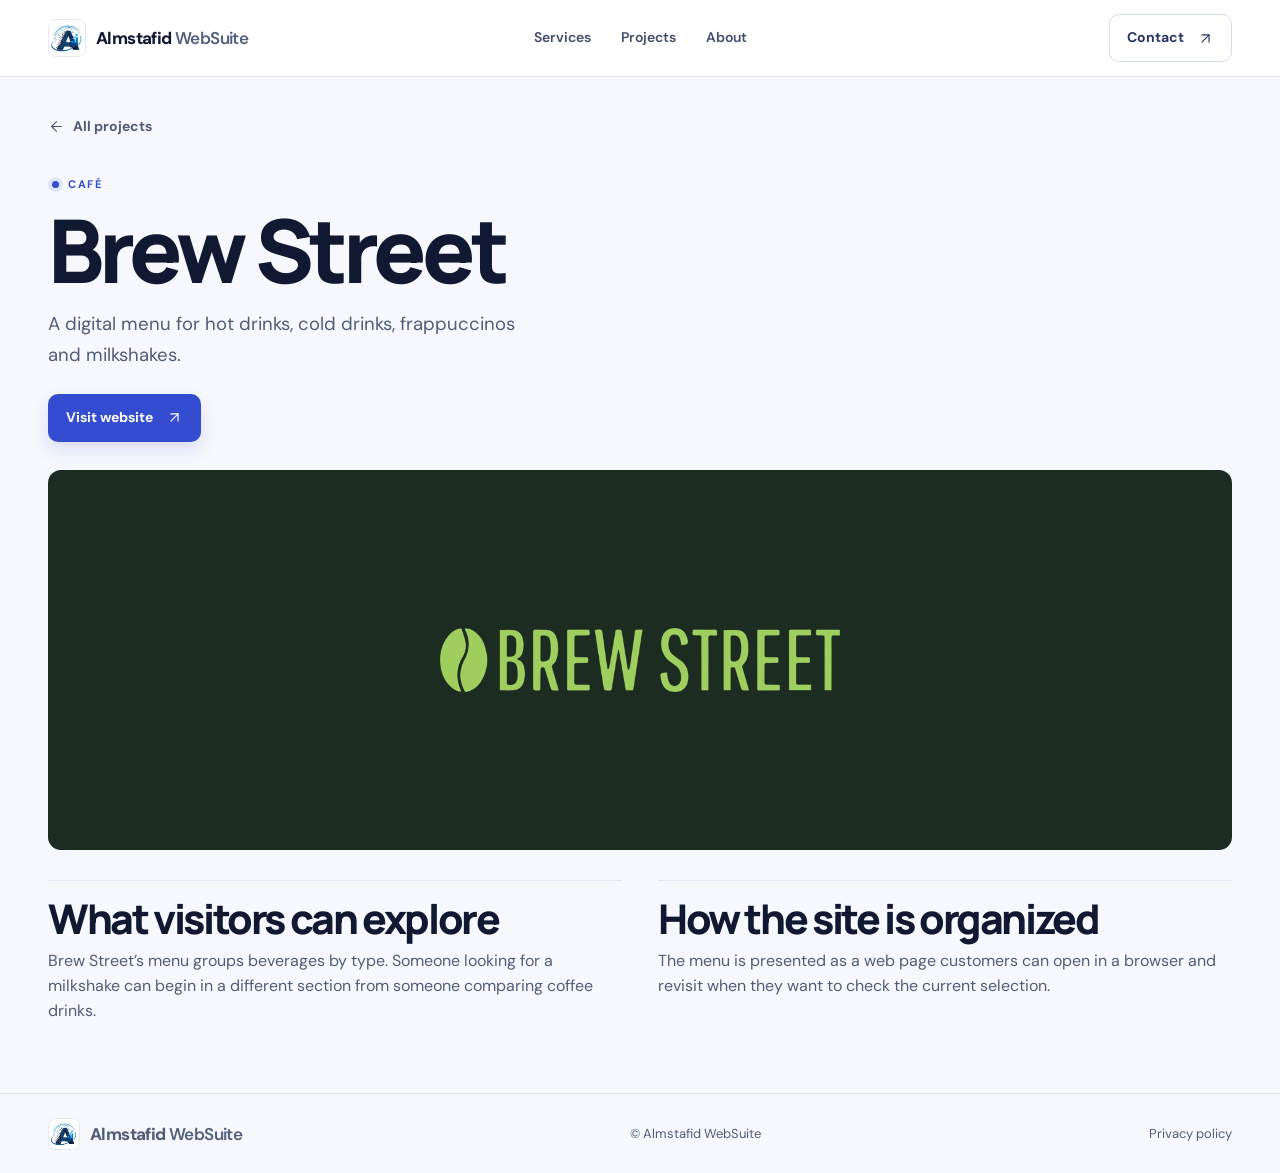
<file: projects/brew.html>
<!doctype html>
<html lang="en">
<head>
  <meta charset="utf-8">
  <meta name="viewport" content="width=device-width, initial-scale=1">
  <title>Brew Street | Almstafid WebSuite</title>
  <meta name="description" content="A digital menu for hot drinks, cold drinks, frappuccinos and milkshakes.">
  <meta name="theme-color" content="#f5f7ff">
  <link rel="canonical" href="https://almstafidrestaurants-ui.github.io/projects/brew.html">
  <meta property="og:title" content="Brew Street | Almstafid WebSuite">
  <meta property="og:description" content="A digital menu for hot drinks, cold drinks, frappuccinos and milkshakes.">
  <meta property="og:image" content="https://almstafidrestaurants-ui.github.io/assets/brew-logo.webp">
  <link rel="icon" href="../assets/logo.webp" type="image/webp">
  <link rel="preconnect" href="https://fonts.googleapis.com">
  <link rel="preconnect" href="https://fonts.gstatic.com" crossorigin>
  <link href="https://fonts.googleapis.com/css2?family=DM+Sans:wght@400;500;600;700&family=Manrope:wght@400;500;600;700;800&display=swap" rel="stylesheet">
  <link rel="stylesheet" href="../assets/site.css">
  <script async src="https://pagead2.googlesyndication.com/pagead/js/adsbygoogle.js?client=ca-pub-1737106692912715" crossorigin="anonymous"></script>
</head>
<body>
<a class="skip" href="#main">Skip to content</a>
<header class="header"><div class="wrap head-inner">
  <a class="brand" href="../index.html"><img src="../assets/logo.webp" width="38" height="38" alt=""><span>Almstafid <strong>WebSuite</strong></span></a>
  <nav aria-label="Main navigation"><a href="../index.html#services">Services</a><a href="../index.html#work">Projects</a><a href="../index.html#about">About</a></nav>
  <a class="button outline head-contact" href="../index.html#contact">Contact <svg viewBox="0 0 24 24" width="22" height="22" fill="none" stroke="currentColor" stroke-width="1.65" stroke-linecap="round" stroke-linejoin="round" aria-hidden="true"><path d="M7 7h10v10"></path><path d="M7 17 17 7"></path></svg></a>
</div></header>
<main id="main">
 <article class="detail wrap">
  <a class="back text-link" href="../index.html#work"><svg viewBox="0 0 24 24" width="22" height="22" fill="none" stroke="currentColor" stroke-width="1.65" stroke-linecap="round" stroke-linejoin="round" aria-hidden="true"><path d="m12 19-7-7 7-7"></path><path d="M19 12H5"></path></svg> All projects</a>
  <div class="detail-head"><p class="eyebrow"><span></span> Café</p><h1>Brew Street</h1><p class="hero-desc">A digital menu for hot drinks, cold drinks, frappuccinos and milkshakes.</p>
  <div class="hero-actions"><a class="button primary" href="https://almstafidrestaurants-ui.github.io/DREW-STREET/" target="_blank" rel="noopener noreferrer">Visit website <svg viewBox="0 0 24 24" width="22" height="22" fill="none" stroke="currentColor" stroke-width="1.65" stroke-linecap="round" stroke-linejoin="round" aria-hidden="true"><path d="M7 7h10v10"></path><path d="M7 17 17 7"></path></svg></a></div></div>
  
  <figure class="detail-visual project-logo-detail logo-cover logo-brew"><img src="../assets/brew-logo.webp" width="650" height="104" alt="Brew Street logo"></figure>
  <div class="detail-content"><section><h2>What visitors can explore</h2><p>Brew Street’s menu groups beverages by type. Someone looking for a milkshake can begin in a different section from someone comparing coffee drinks.</p></section><section><h2>How the site is organized</h2><p>The menu is presented as a web page customers can open in a browser and revisit when they want to check the current selection.</p></section></div>
 </article></main>
<footer class="footer"><div class="wrap footer-inner">
  <a class="brand" href="../index.html"><img src="../assets/logo.webp" width="32" height="32" alt=""><span>Almstafid <strong>WebSuite</strong></span></a>
  <span>© Almstafid WebSuite</span><a href="../privacy.html">Privacy policy</a>
</div></footer>
</body>
</html>
</file>
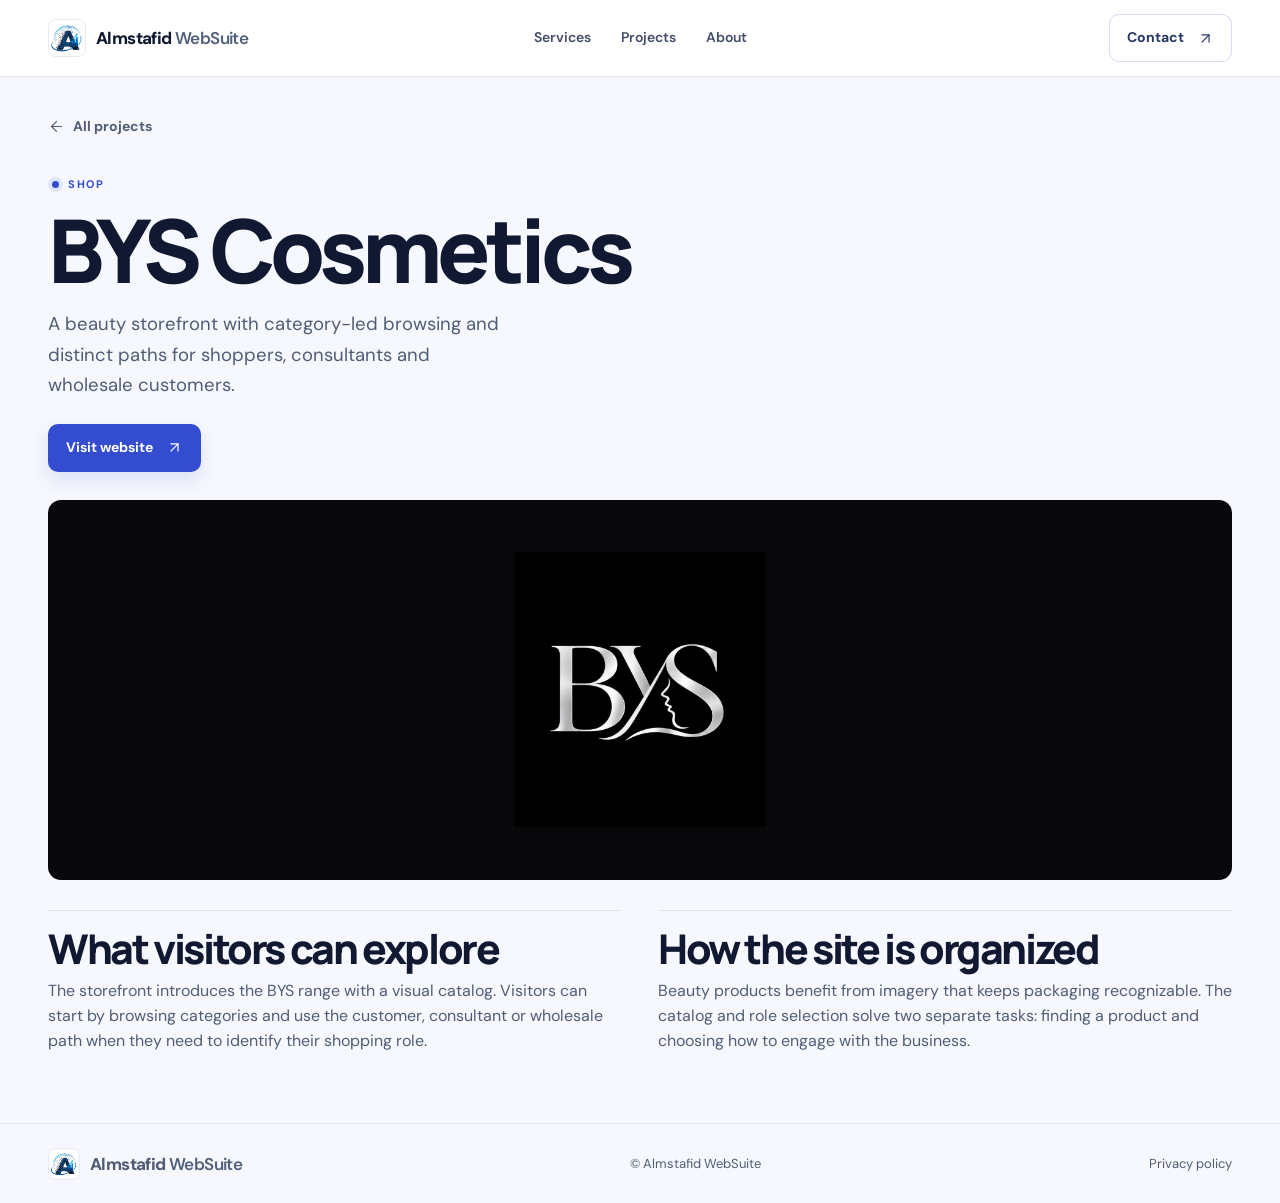
<file: projects/bys.html>
<!doctype html>
<html lang="en">
<head>
  <meta charset="utf-8">
  <meta name="viewport" content="width=device-width, initial-scale=1">
  <title>BYS Cosmetics | Almstafid WebSuite</title>
  <meta name="description" content="A beauty storefront with category-led browsing and distinct paths for shoppers, consultants and wholesale customers.">
  <meta name="theme-color" content="#f5f7ff">
  <link rel="canonical" href="https://almstafidrestaurants-ui.github.io/projects/bys.html">
  <meta property="og:title" content="BYS Cosmetics | Almstafid WebSuite">
  <meta property="og:description" content="A beauty storefront with category-led browsing and distinct paths for shoppers, consultants and wholesale customers.">
  <meta property="og:image" content="https://almstafidrestaurants-ui.github.io/assets/bys-logo.webp">
  <link rel="icon" href="../assets/logo.webp" type="image/webp">
  <link rel="preconnect" href="https://fonts.googleapis.com">
  <link rel="preconnect" href="https://fonts.gstatic.com" crossorigin>
  <link href="https://fonts.googleapis.com/css2?family=DM+Sans:wght@400;500;600;700&family=Manrope:wght@400;500;600;700;800&display=swap" rel="stylesheet">
  <link rel="stylesheet" href="../assets/site.css">
  <script async src="https://pagead2.googlesyndication.com/pagead/js/adsbygoogle.js?client=ca-pub-1737106692912715" crossorigin="anonymous"></script>
</head>
<body>
<a class="skip" href="#main">Skip to content</a>
<header class="header"><div class="wrap head-inner">
  <a class="brand" href="../index.html"><img src="../assets/logo.webp" width="38" height="38" alt=""><span>Almstafid <strong>WebSuite</strong></span></a>
  <nav aria-label="Main navigation"><a href="../index.html#services">Services</a><a href="../index.html#work">Projects</a><a href="../index.html#about">About</a></nav>
  <a class="button outline head-contact" href="../index.html#contact">Contact <svg viewBox="0 0 24 24" width="22" height="22" fill="none" stroke="currentColor" stroke-width="1.65" stroke-linecap="round" stroke-linejoin="round" aria-hidden="true"><path d="M7 7h10v10"></path><path d="M7 17 17 7"></path></svg></a>
</div></header>
<main id="main">
 <article class="detail wrap">
  <a class="back text-link" href="../index.html#work"><svg viewBox="0 0 24 24" width="22" height="22" fill="none" stroke="currentColor" stroke-width="1.65" stroke-linecap="round" stroke-linejoin="round" aria-hidden="true"><path d="m12 19-7-7 7-7"></path><path d="M19 12H5"></path></svg> All projects</a>
  <div class="detail-head"><p class="eyebrow"><span></span> Shop</p><h1>BYS Cosmetics</h1><p class="hero-desc">A beauty storefront with category-led browsing and distinct paths for shoppers, consultants and wholesale customers.</p>
  <div class="hero-actions"><a class="button primary" href="https://almstafidrestaurants-ui.github.io/BYSCOSMETIC/" target="_blank" rel="noopener noreferrer">Visit website <svg viewBox="0 0 24 24" width="22" height="22" fill="none" stroke="currentColor" stroke-width="1.65" stroke-linecap="round" stroke-linejoin="round" aria-hidden="true"><path d="M7 7h10v10"></path><path d="M7 17 17 7"></path></svg></a></div></div>
  <figure class="detail-visual project-logo-detail logo-cover logo-bys"><img src="../assets/bys-logo.webp" alt="BYS Cosmetics logo" width="826" height="900"></figure>
  <div class="detail-content"><section><h2>What visitors can explore</h2><p>The storefront introduces the BYS range with a visual catalog. Visitors can start by browsing categories and use the customer, consultant or wholesale path when they need to identify their shopping role.</p></section><section><h2>How the site is organized</h2><p>Beauty products benefit from imagery that keeps packaging recognizable. The catalog and role selection solve two separate tasks: finding a product and choosing how to engage with the business.</p></section></div>
 </article></main>
<footer class="footer"><div class="wrap footer-inner">
  <a class="brand" href="../index.html"><img src="../assets/logo.webp" width="32" height="32" alt=""><span>Almstafid <strong>WebSuite</strong></span></a>
  <span>© Almstafid WebSuite</span><a href="../privacy.html">Privacy policy</a>
</div></footer>
</body>
</html>
</file>
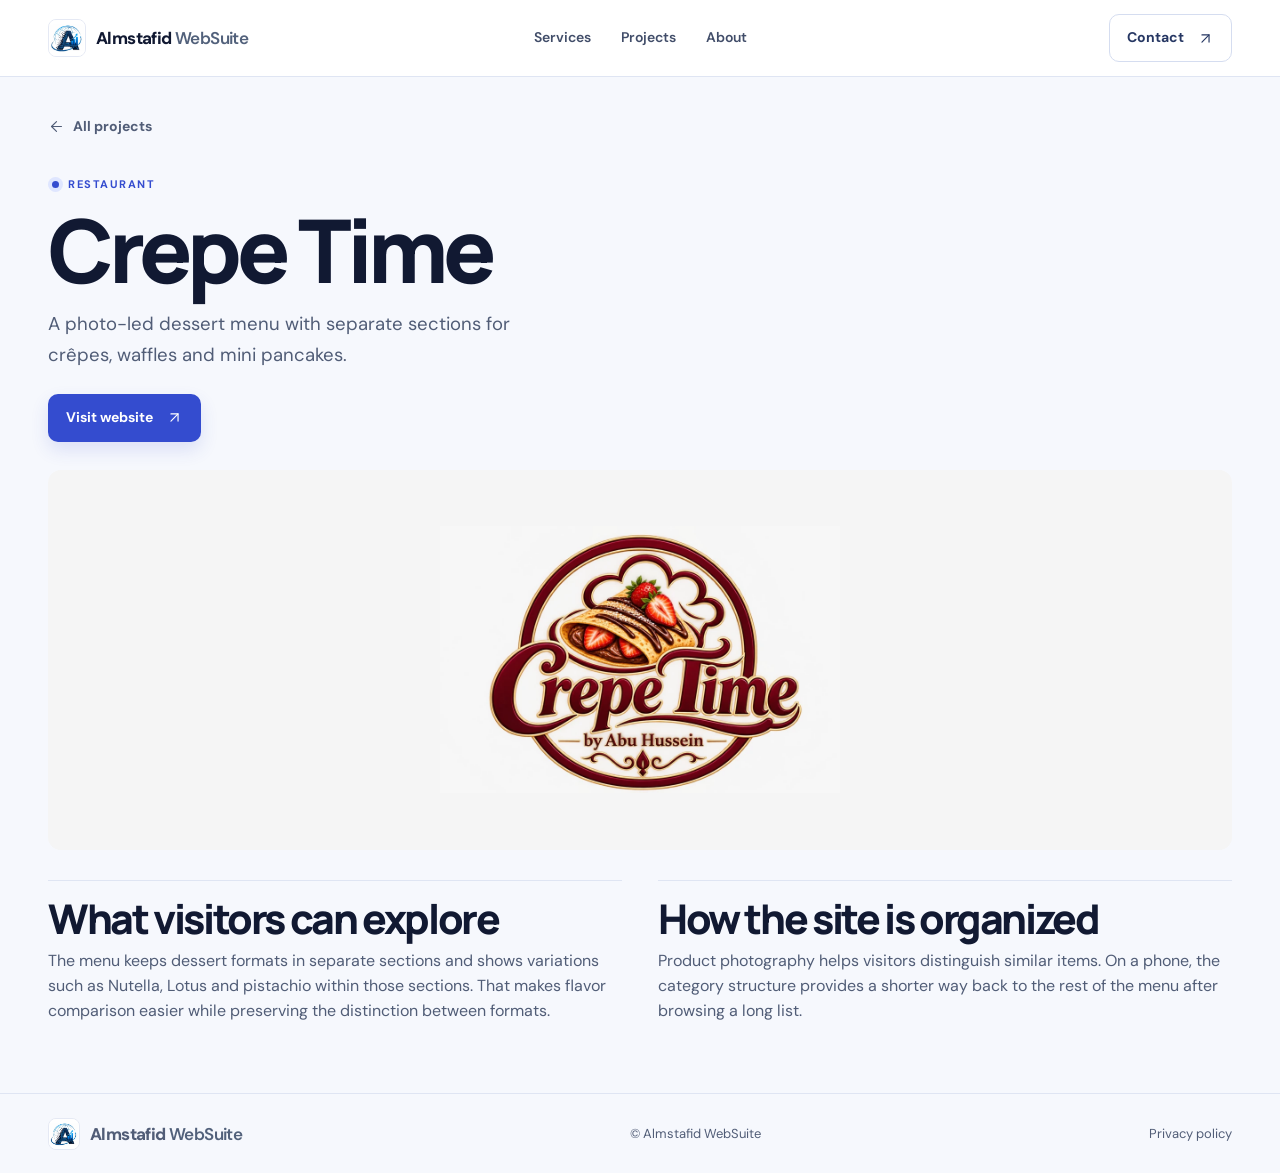
<file: projects/crepe.html>
<!doctype html>
<html lang="en">
<head>
  <meta charset="utf-8">
  <meta name="viewport" content="width=device-width, initial-scale=1">
  <title>Crepe Time | Almstafid WebSuite</title>
  <meta name="description" content="A photo-led dessert menu with separate sections for crêpes, waffles and mini pancakes.">
  <meta name="theme-color" content="#f5f7ff">
  <link rel="canonical" href="https://almstafidrestaurants-ui.github.io/projects/crepe.html">
  <meta property="og:title" content="Crepe Time | Almstafid WebSuite">
  <meta property="og:description" content="A photo-led dessert menu with separate sections for crêpes, waffles and mini pancakes.">
  <meta property="og:image" content="https://almstafidrestaurants-ui.github.io/assets/crepe-logo.webp">
  <link rel="icon" href="../assets/logo.webp" type="image/webp">
  <link rel="preconnect" href="https://fonts.googleapis.com">
  <link rel="preconnect" href="https://fonts.gstatic.com" crossorigin>
  <link href="https://fonts.googleapis.com/css2?family=DM+Sans:wght@400;500;600;700&family=Manrope:wght@400;500;600;700;800&display=swap" rel="stylesheet">
  <link rel="stylesheet" href="../assets/site.css">
  <script async src="https://pagead2.googlesyndication.com/pagead/js/adsbygoogle.js?client=ca-pub-1737106692912715" crossorigin="anonymous"></script>
</head>
<body>
<a class="skip" href="#main">Skip to content</a>
<header class="header"><div class="wrap head-inner">
  <a class="brand" href="../index.html"><img src="../assets/logo.webp" width="38" height="38" alt=""><span>Almstafid <strong>WebSuite</strong></span></a>
  <nav aria-label="Main navigation"><a href="../index.html#services">Services</a><a href="../index.html#work">Projects</a><a href="../index.html#about">About</a></nav>
  <a class="button outline head-contact" href="../index.html#contact">Contact <svg viewBox="0 0 24 24" width="22" height="22" fill="none" stroke="currentColor" stroke-width="1.65" stroke-linecap="round" stroke-linejoin="round" aria-hidden="true"><path d="M7 7h10v10"></path><path d="M7 17 17 7"></path></svg></a>
</div></header>
<main id="main">
 <article class="detail wrap">
  <a class="back text-link" href="../index.html#work"><svg viewBox="0 0 24 24" width="22" height="22" fill="none" stroke="currentColor" stroke-width="1.65" stroke-linecap="round" stroke-linejoin="round" aria-hidden="true"><path d="m12 19-7-7 7-7"></path><path d="M19 12H5"></path></svg> All projects</a>
  <div class="detail-head"><p class="eyebrow"><span></span> Restaurant</p><h1>Crepe Time</h1><p class="hero-desc">A photo-led dessert menu with separate sections for crêpes, waffles and mini pancakes.</p>
  <div class="hero-actions"><a class="button primary" href="https://almstafidrestaurants-ui.github.io/Crepe-Time/" target="_blank" rel="noopener noreferrer">Visit website <svg viewBox="0 0 24 24" width="22" height="22" fill="none" stroke="currentColor" stroke-width="1.65" stroke-linecap="round" stroke-linejoin="round" aria-hidden="true"><path d="M7 7h10v10"></path><path d="M7 17 17 7"></path></svg></a></div></div>
  <figure class="detail-visual project-logo-detail logo-cover logo-crepe"><img src="../assets/crepe-logo.webp" alt="Crepe Time logo" width="900" height="600"></figure>
  <div class="detail-content"><section><h2>What visitors can explore</h2><p>The menu keeps dessert formats in separate sections and shows variations such as Nutella, Lotus and pistachio within those sections. That makes flavor comparison easier while preserving the distinction between formats.</p></section><section><h2>How the site is organized</h2><p>Product photography helps visitors distinguish similar items. On a phone, the category structure provides a shorter way back to the rest of the menu after browsing a long list.</p></section></div>
 </article></main>
<footer class="footer"><div class="wrap footer-inner">
  <a class="brand" href="../index.html"><img src="../assets/logo.webp" width="32" height="32" alt=""><span>Almstafid <strong>WebSuite</strong></span></a>
  <span>© Almstafid WebSuite</span><a href="../privacy.html">Privacy policy</a>
</div></footer>
</body>
</html>
</file>
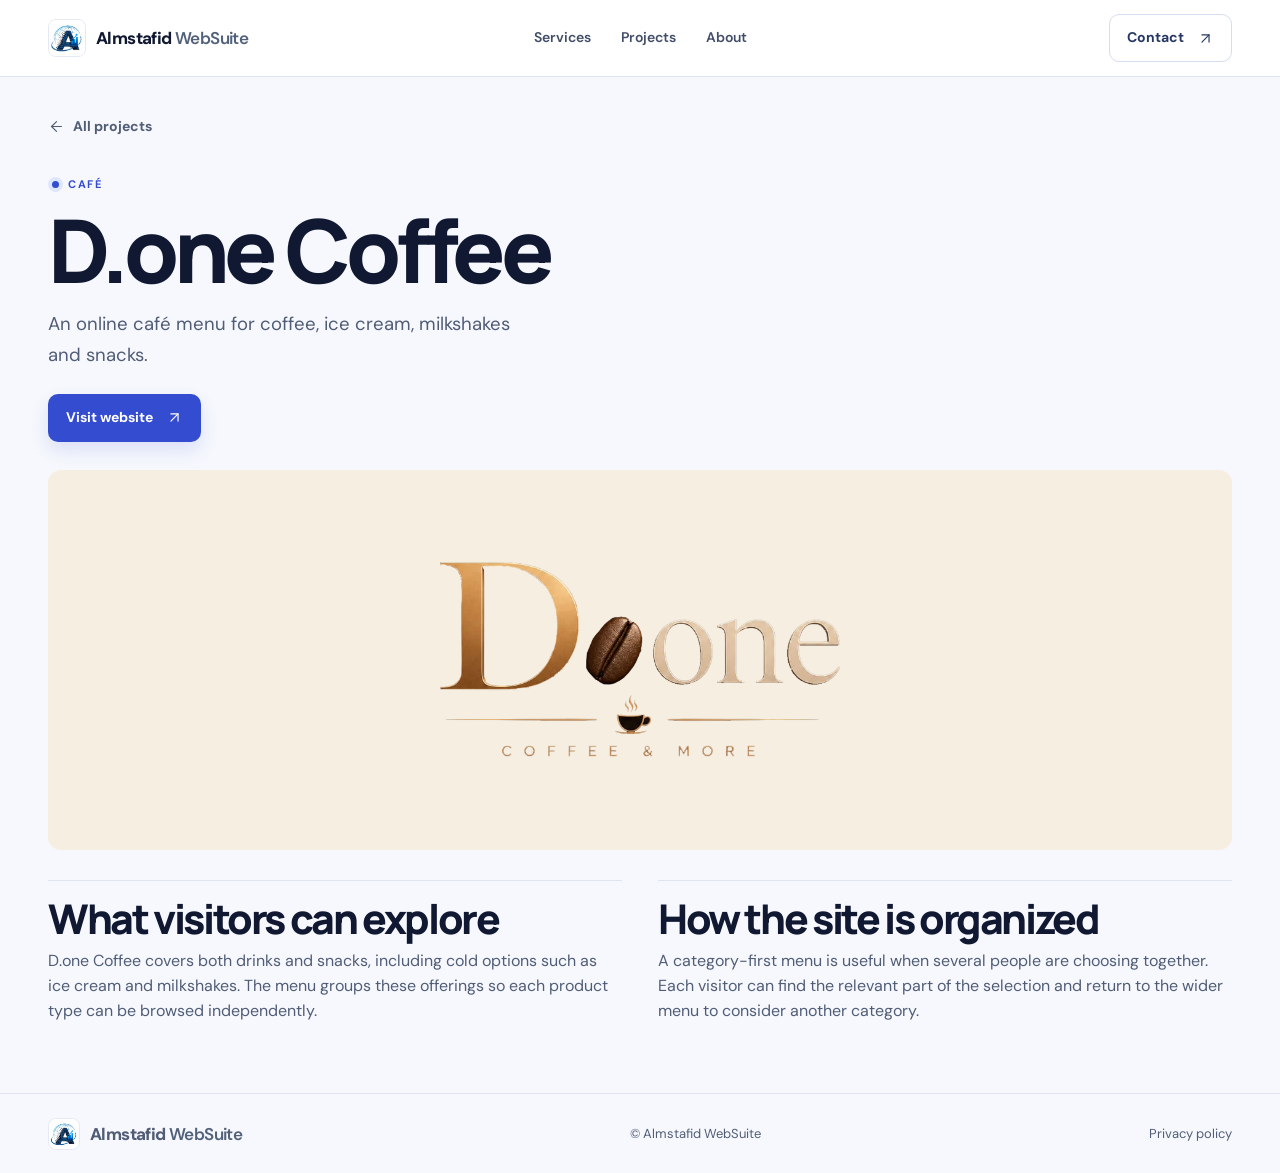
<file: projects/done.html>
<!doctype html>
<html lang="en">
<head>
  <meta charset="utf-8">
  <meta name="viewport" content="width=device-width, initial-scale=1">
  <title>D.one Coffee | Almstafid WebSuite</title>
  <meta name="description" content="An online café menu for coffee, ice cream, milkshakes and snacks.">
  <meta name="theme-color" content="#f5f7ff">
  <link rel="canonical" href="https://almstafidrestaurants-ui.github.io/projects/done.html">
  <meta property="og:title" content="D.one Coffee | Almstafid WebSuite">
  <meta property="og:description" content="An online café menu for coffee, ice cream, milkshakes and snacks.">
  <meta property="og:image" content="https://almstafidrestaurants-ui.github.io/assets/done-logo.webp">
  <link rel="icon" href="../assets/logo.webp" type="image/webp">
  <link rel="preconnect" href="https://fonts.googleapis.com">
  <link rel="preconnect" href="https://fonts.gstatic.com" crossorigin>
  <link href="https://fonts.googleapis.com/css2?family=DM+Sans:wght@400;500;600;700&family=Manrope:wght@400;500;600;700;800&display=swap" rel="stylesheet">
  <link rel="stylesheet" href="../assets/site.css">
  <script async src="https://pagead2.googlesyndication.com/pagead/js/adsbygoogle.js?client=ca-pub-1737106692912715" crossorigin="anonymous"></script>
</head>
<body>
<a class="skip" href="#main">Skip to content</a>
<header class="header"><div class="wrap head-inner">
  <a class="brand" href="../index.html"><img src="../assets/logo.webp" width="38" height="38" alt=""><span>Almstafid <strong>WebSuite</strong></span></a>
  <nav aria-label="Main navigation"><a href="../index.html#services">Services</a><a href="../index.html#work">Projects</a><a href="../index.html#about">About</a></nav>
  <a class="button outline head-contact" href="../index.html#contact">Contact <svg viewBox="0 0 24 24" width="22" height="22" fill="none" stroke="currentColor" stroke-width="1.65" stroke-linecap="round" stroke-linejoin="round" aria-hidden="true"><path d="M7 7h10v10"></path><path d="M7 17 17 7"></path></svg></a>
</div></header>
<main id="main">
 <article class="detail wrap">
  <a class="back text-link" href="../index.html#work"><svg viewBox="0 0 24 24" width="22" height="22" fill="none" stroke="currentColor" stroke-width="1.65" stroke-linecap="round" stroke-linejoin="round" aria-hidden="true"><path d="m12 19-7-7 7-7"></path><path d="M19 12H5"></path></svg> All projects</a>
  <div class="detail-head"><p class="eyebrow"><span></span> Café</p><h1>D.one Coffee</h1><p class="hero-desc">An online café menu for coffee, ice cream, milkshakes and snacks.</p>
  <div class="hero-actions"><a class="button primary" href="https://almstafidrestaurants-ui.github.io/D.one--Coffee/" target="_blank" rel="noopener noreferrer">Visit website <svg viewBox="0 0 24 24" width="22" height="22" fill="none" stroke="currentColor" stroke-width="1.65" stroke-linecap="round" stroke-linejoin="round" aria-hidden="true"><path d="M7 7h10v10"></path><path d="M7 17 17 7"></path></svg></a></div></div>
  
  <figure class="detail-visual project-logo-detail logo-cover logo-done"><img src="../assets/done-logo.webp" width="650" height="317" alt="D.one Coffee logo"></figure>
  <div class="detail-content"><section><h2>What visitors can explore</h2><p>D.one Coffee covers both drinks and snacks, including cold options such as ice cream and milkshakes. The menu groups these offerings so each product type can be browsed independently.</p></section><section><h2>How the site is organized</h2><p>A category-first menu is useful when several people are choosing together. Each visitor can find the relevant part of the selection and return to the wider menu to consider another category.</p></section></div>
 </article></main>
<footer class="footer"><div class="wrap footer-inner">
  <a class="brand" href="../index.html"><img src="../assets/logo.webp" width="32" height="32" alt=""><span>Almstafid <strong>WebSuite</strong></span></a>
  <span>© Almstafid WebSuite</span><a href="../privacy.html">Privacy policy</a>
</div></footer>
</body>
</html>
</file>
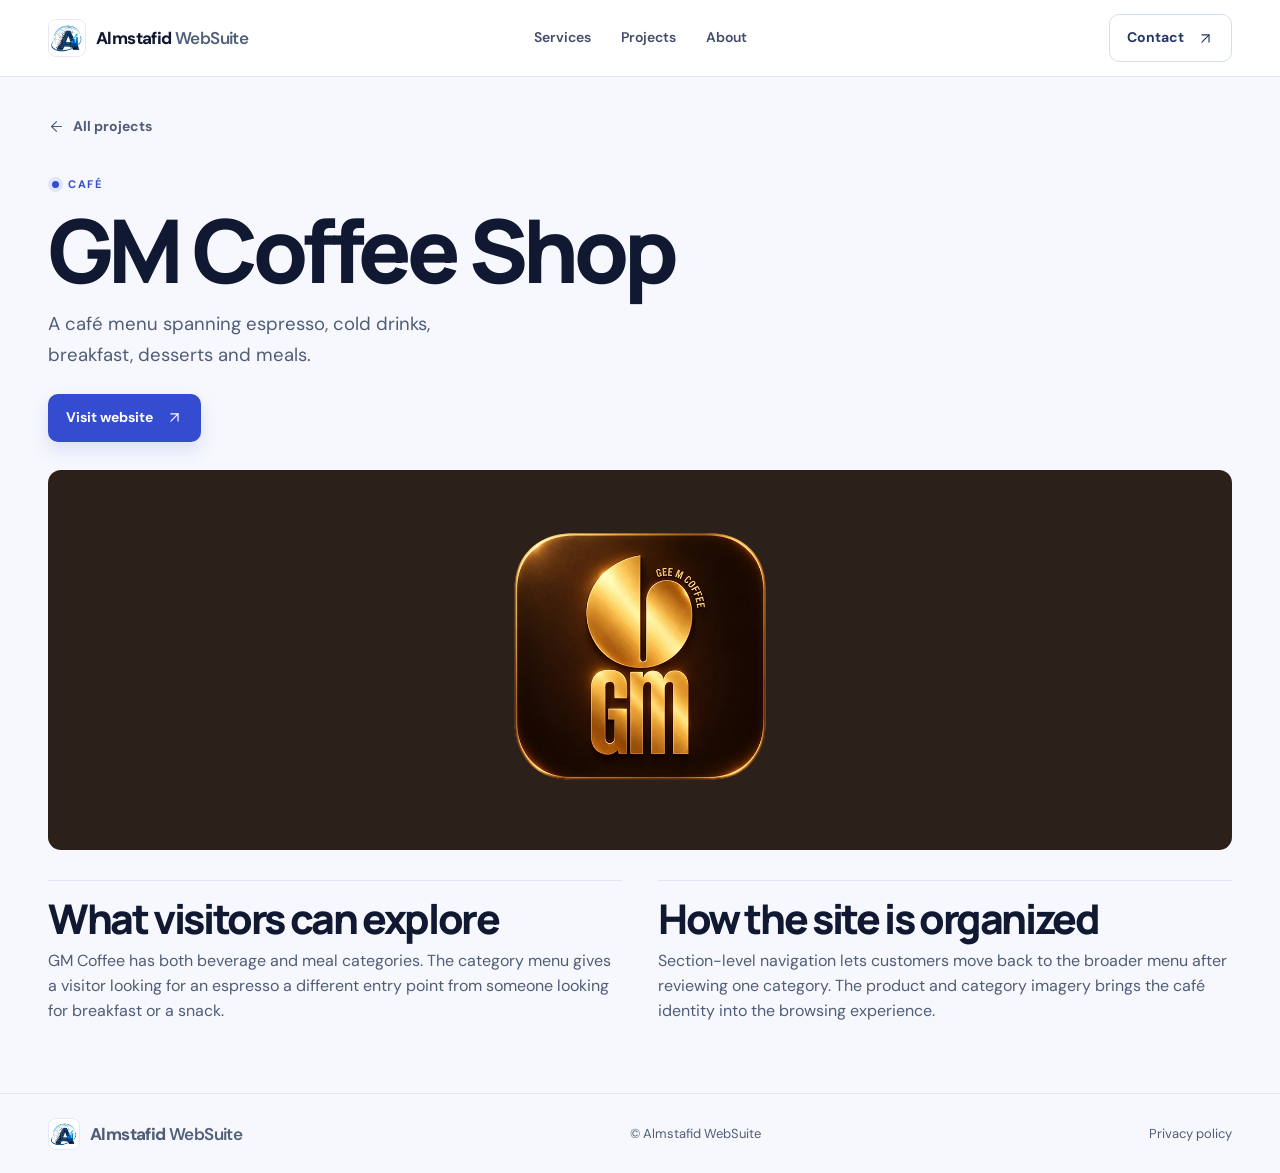
<file: projects/gm.html>
<!doctype html>
<html lang="en">
<head>
  <meta charset="utf-8">
  <meta name="viewport" content="width=device-width, initial-scale=1">
  <title>GM Coffee Shop | Almstafid WebSuite</title>
  <meta name="description" content="A café menu spanning espresso, cold drinks, breakfast, desserts and meals.">
  <meta name="theme-color" content="#f5f7ff">
  <link rel="canonical" href="https://almstafidrestaurants-ui.github.io/projects/gm.html">
  <meta property="og:title" content="GM Coffee Shop | Almstafid WebSuite">
  <meta property="og:description" content="A café menu spanning espresso, cold drinks, breakfast, desserts and meals.">
  <meta property="og:image" content="https://almstafidrestaurants-ui.github.io/assets/gm-logo.webp">
  <link rel="icon" href="../assets/logo.webp" type="image/webp">
  <link rel="preconnect" href="https://fonts.googleapis.com">
  <link rel="preconnect" href="https://fonts.gstatic.com" crossorigin>
  <link href="https://fonts.googleapis.com/css2?family=DM+Sans:wght@400;500;600;700&family=Manrope:wght@400;500;600;700;800&display=swap" rel="stylesheet">
  <link rel="stylesheet" href="../assets/site.css">
  <script async src="https://pagead2.googlesyndication.com/pagead/js/adsbygoogle.js?client=ca-pub-1737106692912715" crossorigin="anonymous"></script>
</head>
<body>
<a class="skip" href="#main">Skip to content</a>
<header class="header"><div class="wrap head-inner">
  <a class="brand" href="../index.html"><img src="../assets/logo.webp" width="38" height="38" alt=""><span>Almstafid <strong>WebSuite</strong></span></a>
  <nav aria-label="Main navigation"><a href="../index.html#services">Services</a><a href="../index.html#work">Projects</a><a href="../index.html#about">About</a></nav>
  <a class="button outline head-contact" href="../index.html#contact">Contact <svg viewBox="0 0 24 24" width="22" height="22" fill="none" stroke="currentColor" stroke-width="1.65" stroke-linecap="round" stroke-linejoin="round" aria-hidden="true"><path d="M7 7h10v10"></path><path d="M7 17 17 7"></path></svg></a>
</div></header>
<main id="main">
 <article class="detail wrap">
  <a class="back text-link" href="../index.html#work"><svg viewBox="0 0 24 24" width="22" height="22" fill="none" stroke="currentColor" stroke-width="1.65" stroke-linecap="round" stroke-linejoin="round" aria-hidden="true"><path d="m12 19-7-7 7-7"></path><path d="M19 12H5"></path></svg> All projects</a>
  <div class="detail-head"><p class="eyebrow"><span></span> Café</p><h1>GM Coffee Shop</h1><p class="hero-desc">A café menu spanning espresso, cold drinks, breakfast, desserts and meals.</p>
  <div class="hero-actions"><a class="button primary" href="https://almstafidrestaurants-ui.github.io/GEE-M-Coffee/" target="_blank" rel="noopener noreferrer">Visit website <svg viewBox="0 0 24 24" width="22" height="22" fill="none" stroke="currentColor" stroke-width="1.65" stroke-linecap="round" stroke-linejoin="round" aria-hidden="true"><path d="M7 7h10v10"></path><path d="M7 17 17 7"></path></svg></a></div></div>
  <figure class="detail-visual project-logo-detail logo-cover logo-gm"><img src="../assets/gm-logo.webp" alt="GM Coffee Shop logo" width="512" height="512"></figure>
  <div class="detail-content"><section><h2>What visitors can explore</h2><p>GM Coffee has both beverage and meal categories. The category menu gives a visitor looking for an espresso a different entry point from someone looking for breakfast or a snack.</p></section><section><h2>How the site is organized</h2><p>Section-level navigation lets customers move back to the broader menu after reviewing one category. The product and category imagery brings the café identity into the browsing experience.</p></section></div>
 </article></main>
<footer class="footer"><div class="wrap footer-inner">
  <a class="brand" href="../index.html"><img src="../assets/logo.webp" width="32" height="32" alt=""><span>Almstafid <strong>WebSuite</strong></span></a>
  <span>© Almstafid WebSuite</span><a href="../privacy.html">Privacy policy</a>
</div></footer>
</body>
</html>
</file>
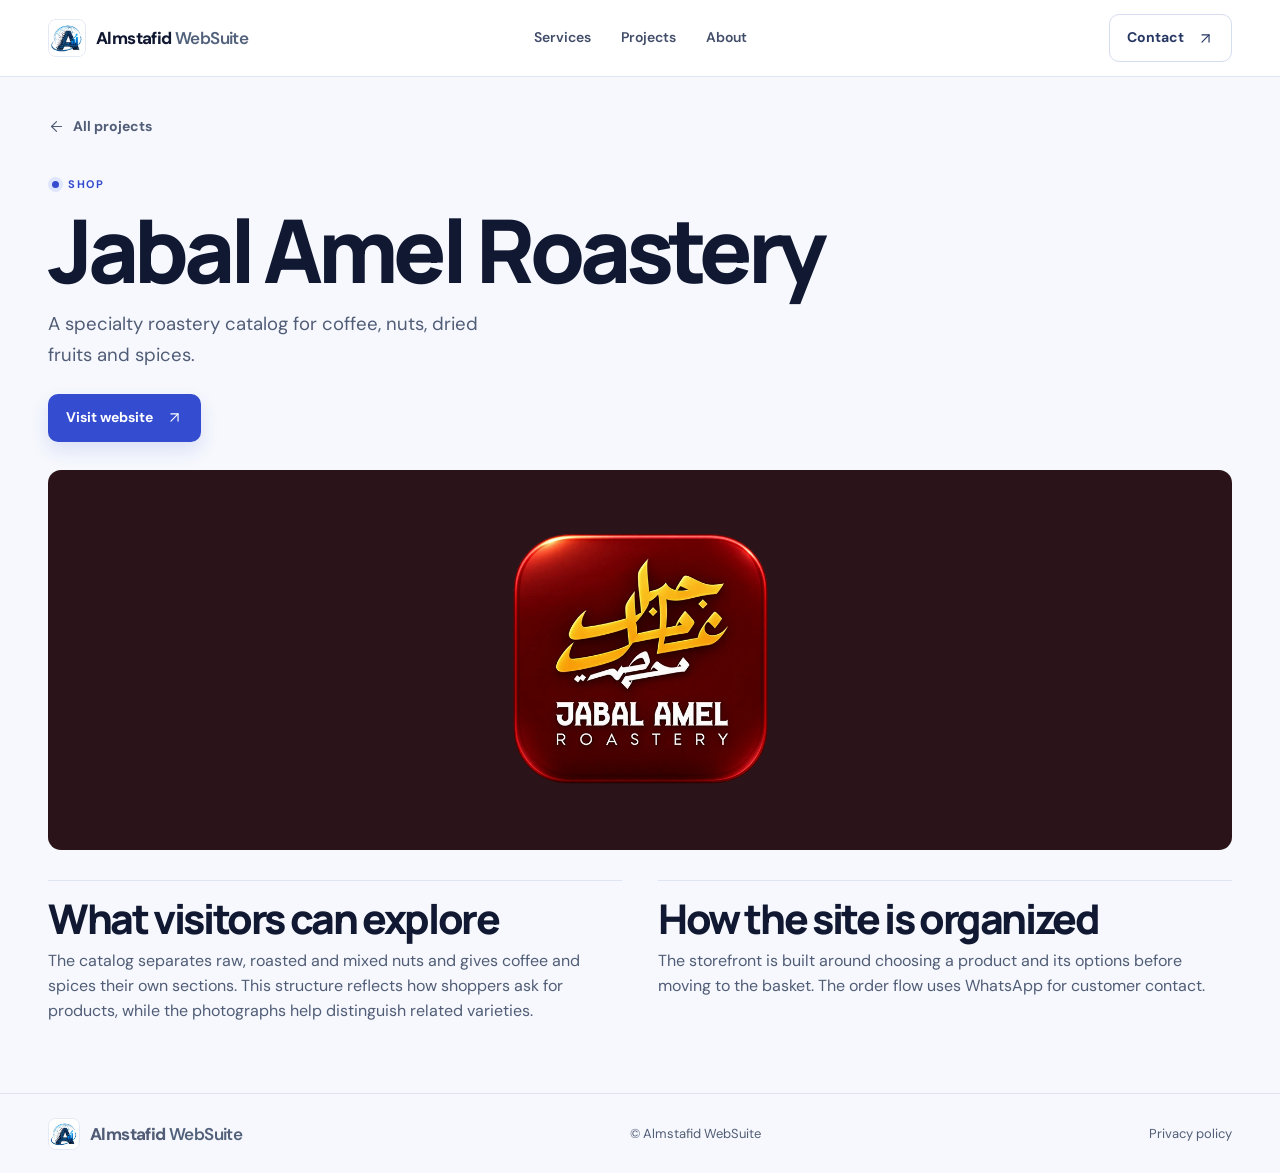
<file: projects/jabal.html>
<!doctype html>
<html lang="en">
<head>
  <meta charset="utf-8">
  <meta name="viewport" content="width=device-width, initial-scale=1">
  <title>Jabal Amel Roastery | Almstafid WebSuite</title>
  <meta name="description" content="A specialty roastery catalog for coffee, nuts, dried fruits and spices.">
  <meta name="theme-color" content="#f5f7ff">
  <link rel="canonical" href="https://almstafidrestaurants-ui.github.io/projects/jabal.html">
  <meta property="og:title" content="Jabal Amel Roastery | Almstafid WebSuite">
  <meta property="og:description" content="A specialty roastery catalog for coffee, nuts, dried fruits and spices.">
  <meta property="og:image" content="https://almstafidrestaurants-ui.github.io/assets/jabal-logo.webp">
  <link rel="icon" href="../assets/logo.webp" type="image/webp">
  <link rel="preconnect" href="https://fonts.googleapis.com">
  <link rel="preconnect" href="https://fonts.gstatic.com" crossorigin>
  <link href="https://fonts.googleapis.com/css2?family=DM+Sans:wght@400;500;600;700&family=Manrope:wght@400;500;600;700;800&display=swap" rel="stylesheet">
  <link rel="stylesheet" href="../assets/site.css">
  <script async src="https://pagead2.googlesyndication.com/pagead/js/adsbygoogle.js?client=ca-pub-1737106692912715" crossorigin="anonymous"></script>
</head>
<body>
<a class="skip" href="#main">Skip to content</a>
<header class="header"><div class="wrap head-inner">
  <a class="brand" href="../index.html"><img src="../assets/logo.webp" width="38" height="38" alt=""><span>Almstafid <strong>WebSuite</strong></span></a>
  <nav aria-label="Main navigation"><a href="../index.html#services">Services</a><a href="../index.html#work">Projects</a><a href="../index.html#about">About</a></nav>
  <a class="button outline head-contact" href="../index.html#contact">Contact <svg viewBox="0 0 24 24" width="22" height="22" fill="none" stroke="currentColor" stroke-width="1.65" stroke-linecap="round" stroke-linejoin="round" aria-hidden="true"><path d="M7 7h10v10"></path><path d="M7 17 17 7"></path></svg></a>
</div></header>
<main id="main">
 <article class="detail wrap">
  <a class="back text-link" href="../index.html#work"><svg viewBox="0 0 24 24" width="22" height="22" fill="none" stroke="currentColor" stroke-width="1.65" stroke-linecap="round" stroke-linejoin="round" aria-hidden="true"><path d="m12 19-7-7 7-7"></path><path d="M19 12H5"></path></svg> All projects</a>
  <div class="detail-head"><p class="eyebrow"><span></span> Shop</p><h1>Jabal Amel Roastery</h1><p class="hero-desc">A specialty roastery catalog for coffee, nuts, dried fruits and spices.</p>
  <div class="hero-actions"><a class="button primary" href="https://almstafidrestaurants-ui.github.io/Jabal-Amel-Roastery/" target="_blank" rel="noopener noreferrer">Visit website <svg viewBox="0 0 24 24" width="22" height="22" fill="none" stroke="currentColor" stroke-width="1.65" stroke-linecap="round" stroke-linejoin="round" aria-hidden="true"><path d="M7 7h10v10"></path><path d="M7 17 17 7"></path></svg></a></div></div>
  <figure class="detail-visual project-logo-detail logo-cover logo-jabal"><img src="../assets/jabal-logo.webp" alt="Jabal Amel Roastery logo" width="512" height="512"></figure>
  <div class="detail-content"><section><h2>What visitors can explore</h2><p>The catalog separates raw, roasted and mixed nuts and gives coffee and spices their own sections. This structure reflects how shoppers ask for products, while the photographs help distinguish related varieties.</p></section><section><h2>How the site is organized</h2><p>The storefront is built around choosing a product and its options before moving to the basket. The order flow uses WhatsApp for customer contact.</p></section></div>
 </article></main>
<footer class="footer"><div class="wrap footer-inner">
  <a class="brand" href="../index.html"><img src="../assets/logo.webp" width="32" height="32" alt=""><span>Almstafid <strong>WebSuite</strong></span></a>
  <span>© Almstafid WebSuite</span><a href="../privacy.html">Privacy policy</a>
</div></footer>
</body>
</html>
</file>
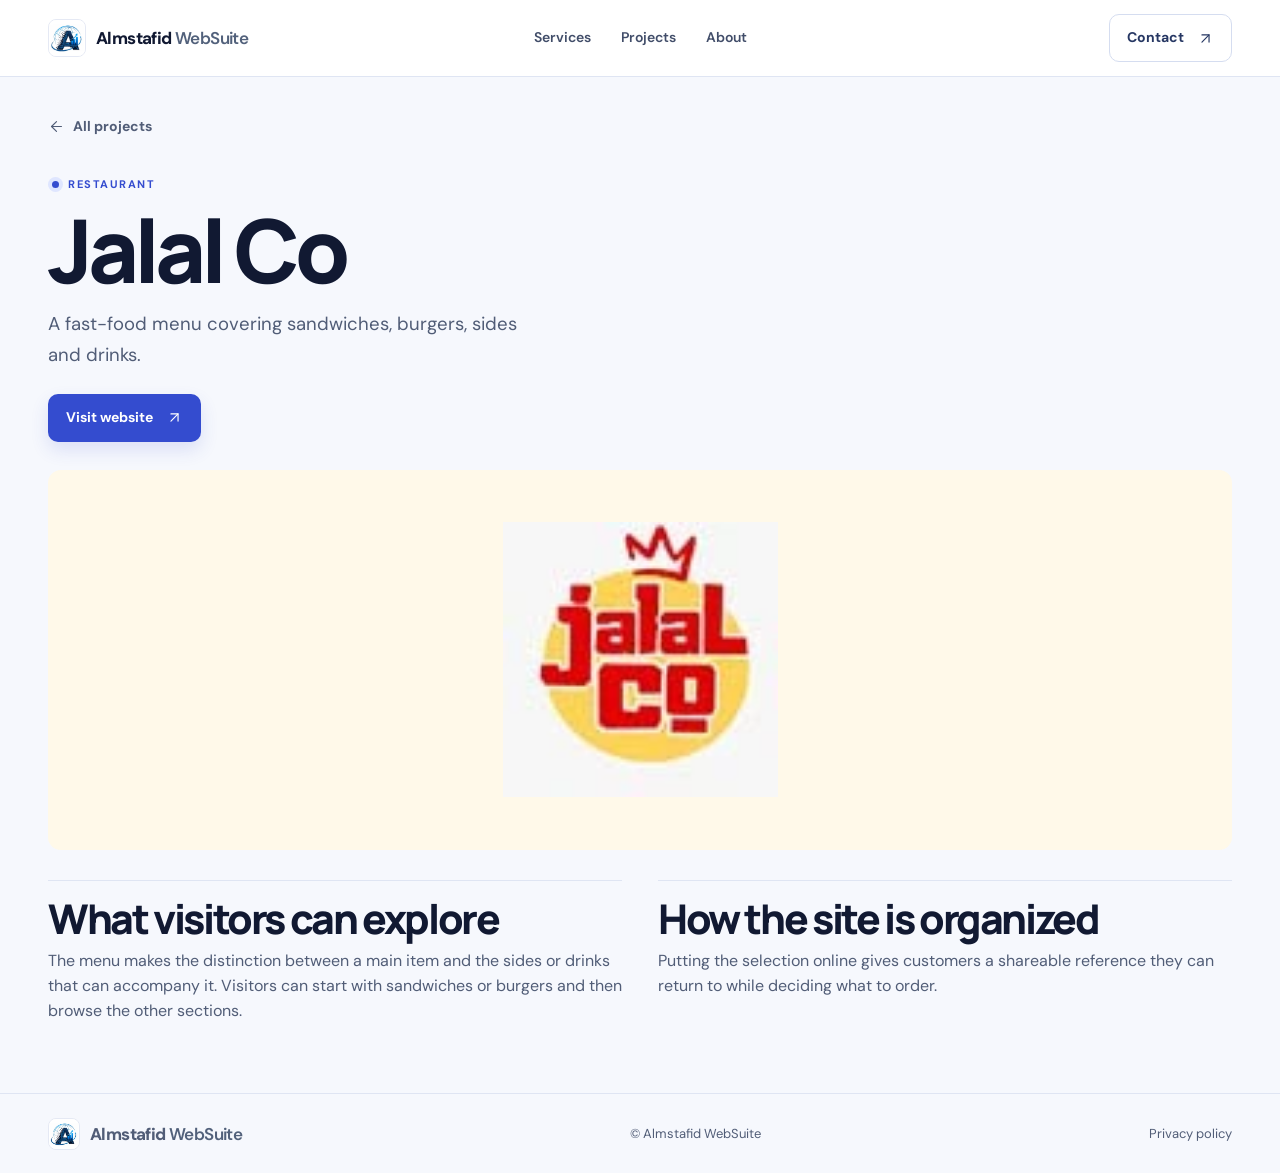
<file: projects/jalal.html>
<!doctype html>
<html lang="en">
<head>
  <meta charset="utf-8">
  <meta name="viewport" content="width=device-width, initial-scale=1">
  <title>Jalal Co | Almstafid WebSuite</title>
  <meta name="description" content="A fast-food menu covering sandwiches, burgers, sides and drinks.">
  <meta name="theme-color" content="#f5f7ff">
  <link rel="canonical" href="https://almstafidrestaurants-ui.github.io/projects/jalal.html">
  <meta property="og:title" content="Jalal Co | Almstafid WebSuite">
  <meta property="og:description" content="A fast-food menu covering sandwiches, burgers, sides and drinks.">
  <meta property="og:image" content="https://almstafidrestaurants-ui.github.io/assets/jalal-logo.webp">
  <link rel="icon" href="../assets/logo.webp" type="image/webp">
  <link rel="preconnect" href="https://fonts.googleapis.com">
  <link rel="preconnect" href="https://fonts.gstatic.com" crossorigin>
  <link href="https://fonts.googleapis.com/css2?family=DM+Sans:wght@400;500;600;700&family=Manrope:wght@400;500;600;700;800&display=swap" rel="stylesheet">
  <link rel="stylesheet" href="../assets/site.css">
  <script async src="https://pagead2.googlesyndication.com/pagead/js/adsbygoogle.js?client=ca-pub-1737106692912715" crossorigin="anonymous"></script>
</head>
<body>
<a class="skip" href="#main">Skip to content</a>
<header class="header"><div class="wrap head-inner">
  <a class="brand" href="../index.html"><img src="../assets/logo.webp" width="38" height="38" alt=""><span>Almstafid <strong>WebSuite</strong></span></a>
  <nav aria-label="Main navigation"><a href="../index.html#services">Services</a><a href="../index.html#work">Projects</a><a href="../index.html#about">About</a></nav>
  <a class="button outline head-contact" href="../index.html#contact">Contact <svg viewBox="0 0 24 24" width="22" height="22" fill="none" stroke="currentColor" stroke-width="1.65" stroke-linecap="round" stroke-linejoin="round" aria-hidden="true"><path d="M7 7h10v10"></path><path d="M7 17 17 7"></path></svg></a>
</div></header>
<main id="main">
 <article class="detail wrap">
  <a class="back text-link" href="../index.html#work"><svg viewBox="0 0 24 24" width="22" height="22" fill="none" stroke="currentColor" stroke-width="1.65" stroke-linecap="round" stroke-linejoin="round" aria-hidden="true"><path d="m12 19-7-7 7-7"></path><path d="M19 12H5"></path></svg> All projects</a>
  <div class="detail-head"><p class="eyebrow"><span></span> Restaurant</p><h1>Jalal Co</h1><p class="hero-desc">A fast-food menu covering sandwiches, burgers, sides and drinks.</p>
  <div class="hero-actions"><a class="button primary" href="https://almstafidrestaurants-ui.github.io/Jalal-Co/" target="_blank" rel="noopener noreferrer">Visit website <svg viewBox="0 0 24 24" width="22" height="22" fill="none" stroke="currentColor" stroke-width="1.65" stroke-linecap="round" stroke-linejoin="round" aria-hidden="true"><path d="M7 7h10v10"></path><path d="M7 17 17 7"></path></svg></a></div></div>
  
  <figure class="detail-visual project-logo-detail logo-cover logo-jalal"><img src="../assets/jalal-logo.webp" width="94" height="94" alt="Jalal Co logo"></figure>
  <div class="detail-content"><section><h2>What visitors can explore</h2><p>The menu makes the distinction between a main item and the sides or drinks that can accompany it. Visitors can start with sandwiches or burgers and then browse the other sections.</p></section><section><h2>How the site is organized</h2><p>Putting the selection online gives customers a shareable reference they can return to while deciding what to order.</p></section></div>
 </article></main>
<footer class="footer"><div class="wrap footer-inner">
  <a class="brand" href="../index.html"><img src="../assets/logo.webp" width="32" height="32" alt=""><span>Almstafid <strong>WebSuite</strong></span></a>
  <span>© Almstafid WebSuite</span><a href="../privacy.html">Privacy policy</a>
</div></footer>
</body>
</html>
</file>
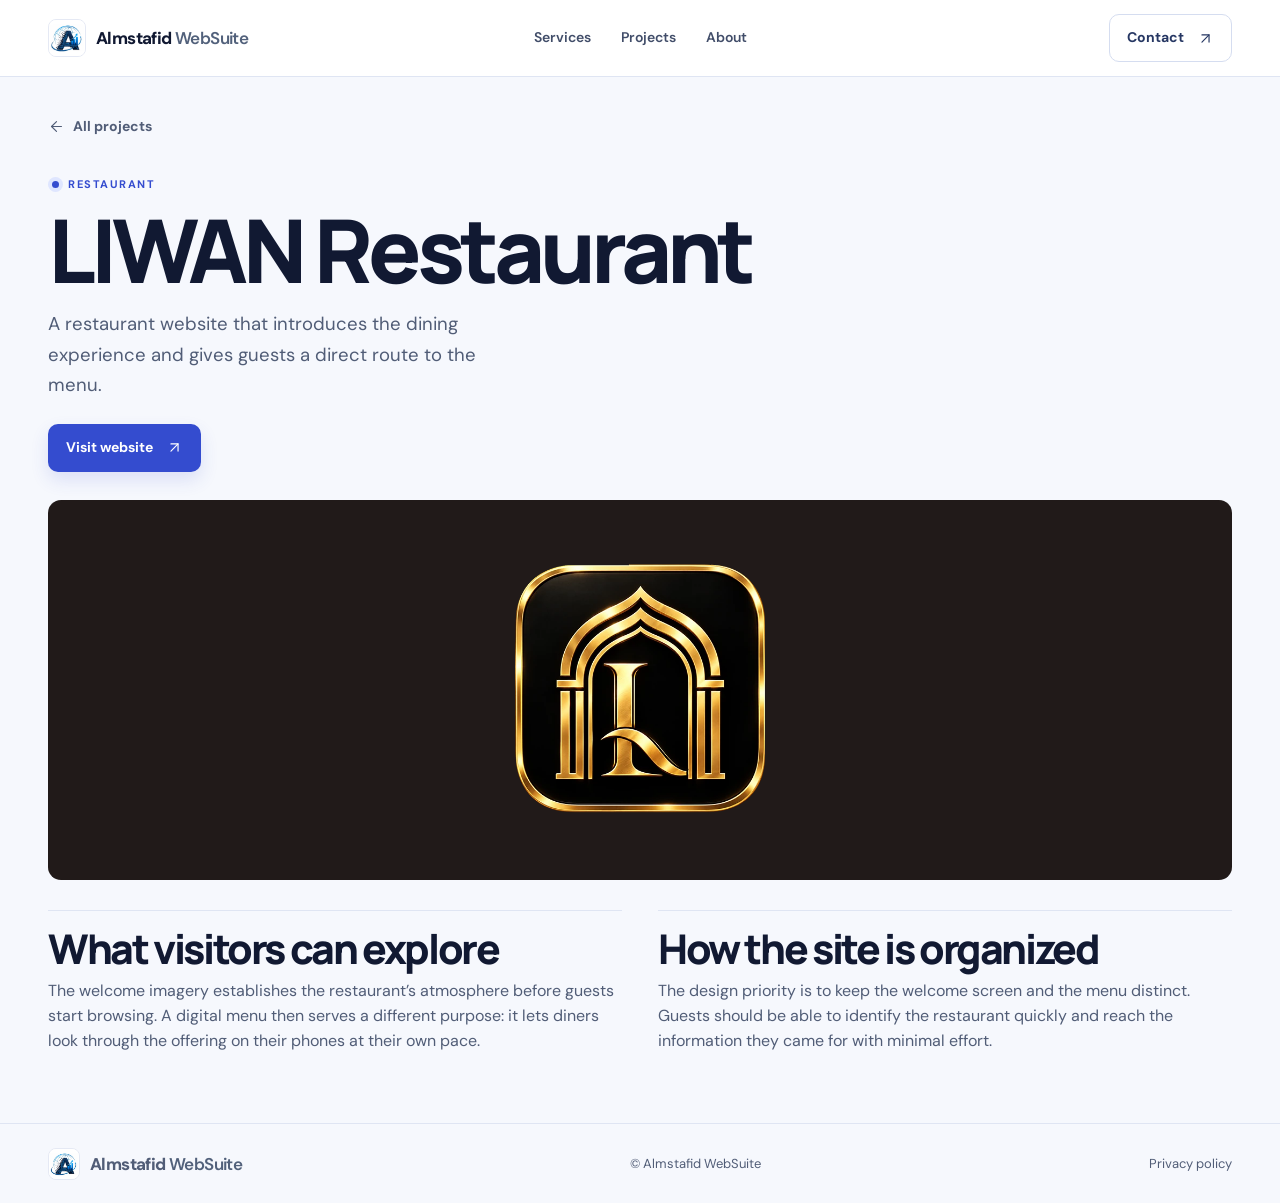
<file: projects/liwan.html>
<!doctype html>
<html lang="en">
<head>
  <meta charset="utf-8">
  <meta name="viewport" content="width=device-width, initial-scale=1">
  <title>LIWAN Restaurant | Almstafid WebSuite</title>
  <meta name="description" content="A restaurant website that introduces the dining experience and gives guests a direct route to the menu.">
  <meta name="theme-color" content="#f5f7ff">
  <link rel="canonical" href="https://almstafidrestaurants-ui.github.io/projects/liwan.html">
  <meta property="og:title" content="LIWAN Restaurant | Almstafid WebSuite">
  <meta property="og:description" content="A restaurant website that introduces the dining experience and gives guests a direct route to the menu.">
  <meta property="og:image" content="https://almstafidrestaurants-ui.github.io/assets/liwan-logo.webp">
  <link rel="icon" href="../assets/logo.webp" type="image/webp">
  <link rel="preconnect" href="https://fonts.googleapis.com">
  <link rel="preconnect" href="https://fonts.gstatic.com" crossorigin>
  <link href="https://fonts.googleapis.com/css2?family=DM+Sans:wght@400;500;600;700&family=Manrope:wght@400;500;600;700;800&display=swap" rel="stylesheet">
  <link rel="stylesheet" href="../assets/site.css">
  <script async src="https://pagead2.googlesyndication.com/pagead/js/adsbygoogle.js?client=ca-pub-1737106692912715" crossorigin="anonymous"></script>
</head>
<body>
<a class="skip" href="#main">Skip to content</a>
<header class="header"><div class="wrap head-inner">
  <a class="brand" href="../index.html"><img src="../assets/logo.webp" width="38" height="38" alt=""><span>Almstafid <strong>WebSuite</strong></span></a>
  <nav aria-label="Main navigation"><a href="../index.html#services">Services</a><a href="../index.html#work">Projects</a><a href="../index.html#about">About</a></nav>
  <a class="button outline head-contact" href="../index.html#contact">Contact <svg viewBox="0 0 24 24" width="22" height="22" fill="none" stroke="currentColor" stroke-width="1.65" stroke-linecap="round" stroke-linejoin="round" aria-hidden="true"><path d="M7 7h10v10"></path><path d="M7 17 17 7"></path></svg></a>
</div></header>
<main id="main">
 <article class="detail wrap">
  <a class="back text-link" href="../index.html#work"><svg viewBox="0 0 24 24" width="22" height="22" fill="none" stroke="currentColor" stroke-width="1.65" stroke-linecap="round" stroke-linejoin="round" aria-hidden="true"><path d="m12 19-7-7 7-7"></path><path d="M19 12H5"></path></svg> All projects</a>
  <div class="detail-head"><p class="eyebrow"><span></span> Restaurant</p><h1>LIWAN Restaurant</h1><p class="hero-desc">A restaurant website that introduces the dining experience and gives guests a direct route to the menu.</p>
  <div class="hero-actions"><a class="button primary" href="https://almstafidrestaurants-ui.github.io/LIWAN-Restaurant/" target="_blank" rel="noopener noreferrer">Visit website <svg viewBox="0 0 24 24" width="22" height="22" fill="none" stroke="currentColor" stroke-width="1.65" stroke-linecap="round" stroke-linejoin="round" aria-hidden="true"><path d="M7 7h10v10"></path><path d="M7 17 17 7"></path></svg></a></div></div>
  <figure class="detail-visual project-logo-detail logo-cover logo-liwan"><img src="../assets/liwan-logo.webp" alt="LIWAN Restaurant logo" width="512" height="512"></figure>
  <div class="detail-content"><section><h2>What visitors can explore</h2><p>The welcome imagery establishes the restaurant’s atmosphere before guests start browsing. A digital menu then serves a different purpose: it lets diners look through the offering on their phones at their own pace.</p></section><section><h2>How the site is organized</h2><p>The design priority is to keep the welcome screen and the menu distinct. Guests should be able to identify the restaurant quickly and reach the information they came for with minimal effort.</p></section></div>
 </article></main>
<footer class="footer"><div class="wrap footer-inner">
  <a class="brand" href="../index.html"><img src="../assets/logo.webp" width="32" height="32" alt=""><span>Almstafid <strong>WebSuite</strong></span></a>
  <span>© Almstafid WebSuite</span><a href="../privacy.html">Privacy policy</a>
</div></footer>
</body>
</html>
</file>
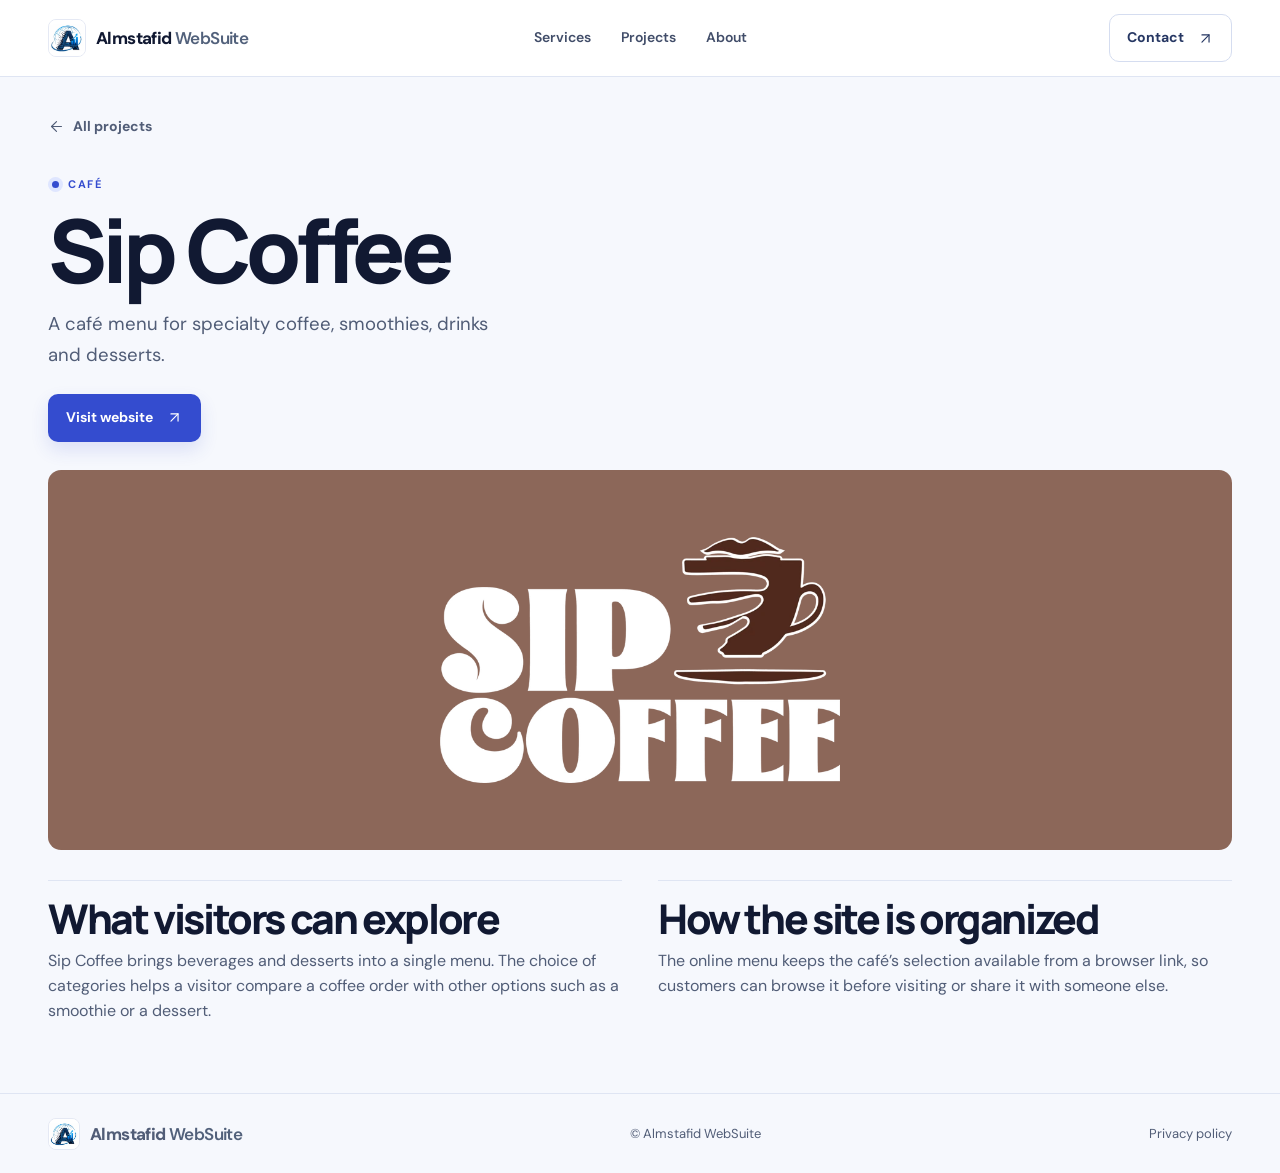
<file: projects/sip.html>
<!doctype html>
<html lang="en">
<head>
  <meta charset="utf-8">
  <meta name="viewport" content="width=device-width, initial-scale=1">
  <title>Sip Coffee | Almstafid WebSuite</title>
  <meta name="description" content="A café menu for specialty coffee, smoothies, drinks and desserts.">
  <meta name="theme-color" content="#f5f7ff">
  <link rel="canonical" href="https://almstafidrestaurants-ui.github.io/projects/sip.html">
  <meta property="og:title" content="Sip Coffee | Almstafid WebSuite">
  <meta property="og:description" content="A café menu for specialty coffee, smoothies, drinks and desserts.">
  <meta property="og:image" content="https://almstafidrestaurants-ui.github.io/assets/sip-logo.webp">
  <link rel="icon" href="../assets/logo.webp" type="image/webp">
  <link rel="preconnect" href="https://fonts.googleapis.com">
  <link rel="preconnect" href="https://fonts.gstatic.com" crossorigin>
  <link href="https://fonts.googleapis.com/css2?family=DM+Sans:wght@400;500;600;700&family=Manrope:wght@400;500;600;700;800&display=swap" rel="stylesheet">
  <link rel="stylesheet" href="../assets/site.css">
  <script async src="https://pagead2.googlesyndication.com/pagead/js/adsbygoogle.js?client=ca-pub-1737106692912715" crossorigin="anonymous"></script>
</head>
<body>
<a class="skip" href="#main">Skip to content</a>
<header class="header"><div class="wrap head-inner">
  <a class="brand" href="../index.html"><img src="../assets/logo.webp" width="38" height="38" alt=""><span>Almstafid <strong>WebSuite</strong></span></a>
  <nav aria-label="Main navigation"><a href="../index.html#services">Services</a><a href="../index.html#work">Projects</a><a href="../index.html#about">About</a></nav>
  <a class="button outline head-contact" href="../index.html#contact">Contact <svg viewBox="0 0 24 24" width="22" height="22" fill="none" stroke="currentColor" stroke-width="1.65" stroke-linecap="round" stroke-linejoin="round" aria-hidden="true"><path d="M7 7h10v10"></path><path d="M7 17 17 7"></path></svg></a>
</div></header>
<main id="main">
 <article class="detail wrap">
  <a class="back text-link" href="../index.html#work"><svg viewBox="0 0 24 24" width="22" height="22" fill="none" stroke="currentColor" stroke-width="1.65" stroke-linecap="round" stroke-linejoin="round" aria-hidden="true"><path d="m12 19-7-7 7-7"></path><path d="M19 12H5"></path></svg> All projects</a>
  <div class="detail-head"><p class="eyebrow"><span></span> Café</p><h1>Sip Coffee</h1><p class="hero-desc">A café menu for specialty coffee, smoothies, drinks and desserts.</p>
  <div class="hero-actions"><a class="button primary" href="https://almstafidrestaurants-ui.github.io/MENU_/" target="_blank" rel="noopener noreferrer">Visit website <svg viewBox="0 0 24 24" width="22" height="22" fill="none" stroke="currentColor" stroke-width="1.65" stroke-linecap="round" stroke-linejoin="round" aria-hidden="true"><path d="M7 7h10v10"></path><path d="M7 17 17 7"></path></svg></a></div></div>
  
  <figure class="detail-visual project-logo-detail logo-cover logo-sip"><img src="../assets/sip-logo.webp" width="650" height="400" alt="Sip Coffee logo"></figure>
  <div class="detail-content"><section><h2>What visitors can explore</h2><p>Sip Coffee brings beverages and desserts into a single menu. The choice of categories helps a visitor compare a coffee order with other options such as a smoothie or a dessert.</p></section><section><h2>How the site is organized</h2><p>The online menu keeps the café’s selection available from a browser link, so customers can browse it before visiting or share it with someone else.</p></section></div>
 </article></main>
<footer class="footer"><div class="wrap footer-inner">
  <a class="brand" href="../index.html"><img src="../assets/logo.webp" width="32" height="32" alt=""><span>Almstafid <strong>WebSuite</strong></span></a>
  <span>© Almstafid WebSuite</span><a href="../privacy.html">Privacy policy</a>
</div></footer>
</body>
</html>
</file>
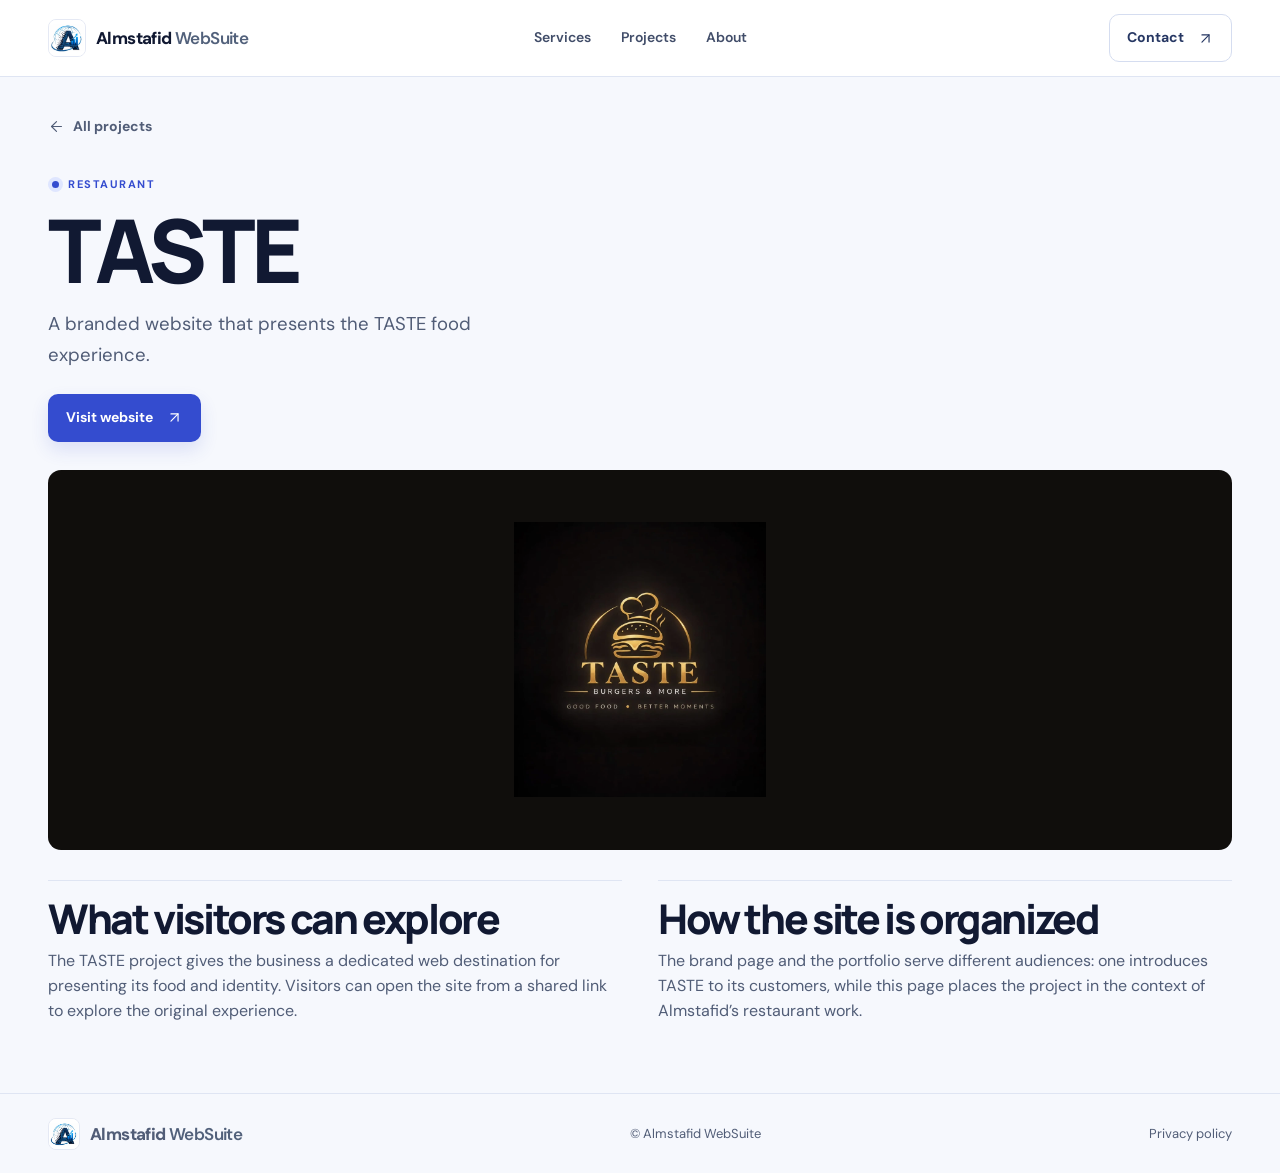
<file: projects/taste.html>
<!doctype html>
<html lang="en">
<head>
  <meta charset="utf-8">
  <meta name="viewport" content="width=device-width, initial-scale=1">
  <title>TASTE | Almstafid WebSuite</title>
  <meta name="description" content="A branded website that presents the TASTE food experience.">
  <meta name="theme-color" content="#f5f7ff">
  <link rel="canonical" href="https://almstafidrestaurants-ui.github.io/projects/taste.html">
  <meta property="og:title" content="TASTE | Almstafid WebSuite">
  <meta property="og:description" content="A branded website that presents the TASTE food experience.">
  <meta property="og:image" content="https://almstafidrestaurants-ui.github.io/assets/taste-logo.webp">
  <link rel="icon" href="../assets/logo.webp" type="image/webp">
  <link rel="preconnect" href="https://fonts.googleapis.com">
  <link rel="preconnect" href="https://fonts.gstatic.com" crossorigin>
  <link href="https://fonts.googleapis.com/css2?family=DM+Sans:wght@400;500;600;700&family=Manrope:wght@400;500;600;700;800&display=swap" rel="stylesheet">
  <link rel="stylesheet" href="../assets/site.css">
  <script async src="https://pagead2.googlesyndication.com/pagead/js/adsbygoogle.js?client=ca-pub-1737106692912715" crossorigin="anonymous"></script>
</head>
<body>
<a class="skip" href="#main">Skip to content</a>
<header class="header"><div class="wrap head-inner">
  <a class="brand" href="../index.html"><img src="../assets/logo.webp" width="38" height="38" alt=""><span>Almstafid <strong>WebSuite</strong></span></a>
  <nav aria-label="Main navigation"><a href="../index.html#services">Services</a><a href="../index.html#work">Projects</a><a href="../index.html#about">About</a></nav>
  <a class="button outline head-contact" href="../index.html#contact">Contact <svg viewBox="0 0 24 24" width="22" height="22" fill="none" stroke="currentColor" stroke-width="1.65" stroke-linecap="round" stroke-linejoin="round" aria-hidden="true"><path d="M7 7h10v10"></path><path d="M7 17 17 7"></path></svg></a>
</div></header>
<main id="main">
 <article class="detail wrap">
  <a class="back text-link" href="../index.html#work"><svg viewBox="0 0 24 24" width="22" height="22" fill="none" stroke="currentColor" stroke-width="1.65" stroke-linecap="round" stroke-linejoin="round" aria-hidden="true"><path d="m12 19-7-7 7-7"></path><path d="M19 12H5"></path></svg> All projects</a>
  <div class="detail-head"><p class="eyebrow"><span></span> Restaurant</p><h1>TASTE</h1><p class="hero-desc">A branded website that presents the TASTE food experience.</p>
  <div class="hero-actions"><a class="button primary" href="https://almstafidrestaurants-ui.github.io/TASTE/" target="_blank" rel="noopener noreferrer">Visit website <svg viewBox="0 0 24 24" width="22" height="22" fill="none" stroke="currentColor" stroke-width="1.65" stroke-linecap="round" stroke-linejoin="round" aria-hidden="true"><path d="M7 7h10v10"></path><path d="M7 17 17 7"></path></svg></a></div></div>
  
  <figure class="detail-visual project-logo-detail logo-cover logo-taste"><img src="../assets/taste-logo.webp" alt="TASTE logo" width="822" height="900"></figure>
  <div class="detail-content"><section><h2>What visitors can explore</h2><p>The TASTE project gives the business a dedicated web destination for presenting its food and identity. Visitors can open the site from a shared link to explore the original experience.</p></section><section><h2>How the site is organized</h2><p>The brand page and the portfolio serve different audiences: one introduces TASTE to its customers, while this page places the project in the context of Almstafid’s restaurant work.</p></section></div>
 </article></main>
<footer class="footer"><div class="wrap footer-inner">
  <a class="brand" href="../index.html"><img src="../assets/logo.webp" width="32" height="32" alt=""><span>Almstafid <strong>WebSuite</strong></span></a>
  <span>© Almstafid WebSuite</span><a href="../privacy.html">Privacy policy</a>
</div></footer>
</body>
</html>
</file>
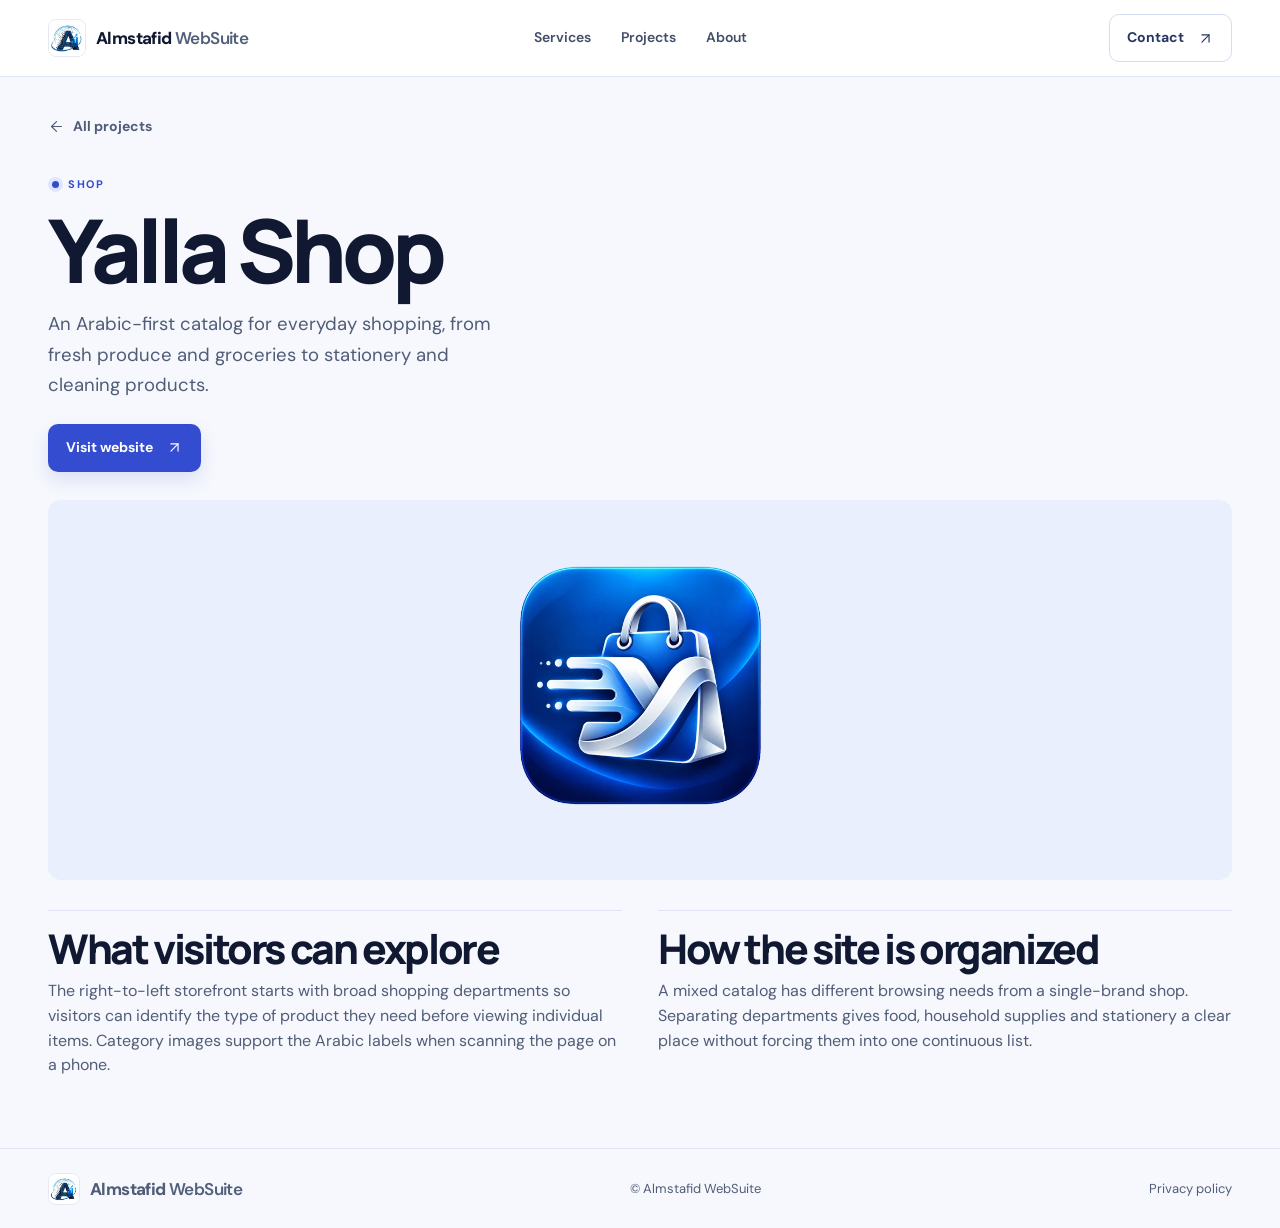
<file: projects/yalla.html>
<!doctype html>
<html lang="en">
<head>
  <meta charset="utf-8">
  <meta name="viewport" content="width=device-width, initial-scale=1">
  <title>Yalla Shop | Almstafid WebSuite</title>
  <meta name="description" content="An Arabic-first catalog for everyday shopping, from fresh produce and groceries to stationery and cleaning products.">
  <meta name="theme-color" content="#f5f7ff">
  <link rel="canonical" href="https://almstafidrestaurants-ui.github.io/projects/yalla.html">
  <meta property="og:title" content="Yalla Shop | Almstafid WebSuite">
  <meta property="og:description" content="An Arabic-first catalog for everyday shopping, from fresh produce and groceries to stationery and cleaning products.">
  <meta property="og:image" content="https://almstafidrestaurants-ui.github.io/assets/yalla-logo.webp">
  <link rel="icon" href="../assets/logo.webp" type="image/webp">
  <link rel="preconnect" href="https://fonts.googleapis.com">
  <link rel="preconnect" href="https://fonts.gstatic.com" crossorigin>
  <link href="https://fonts.googleapis.com/css2?family=DM+Sans:wght@400;500;600;700&family=Manrope:wght@400;500;600;700;800&display=swap" rel="stylesheet">
  <link rel="stylesheet" href="../assets/site.css">
  <script async src="https://pagead2.googlesyndication.com/pagead/js/adsbygoogle.js?client=ca-pub-1737106692912715" crossorigin="anonymous"></script>
</head>
<body>
<a class="skip" href="#main">Skip to content</a>
<header class="header"><div class="wrap head-inner">
  <a class="brand" href="../index.html"><img src="../assets/logo.webp" width="38" height="38" alt=""><span>Almstafid <strong>WebSuite</strong></span></a>
  <nav aria-label="Main navigation"><a href="../index.html#services">Services</a><a href="../index.html#work">Projects</a><a href="../index.html#about">About</a></nav>
  <a class="button outline head-contact" href="../index.html#contact">Contact <svg viewBox="0 0 24 24" width="22" height="22" fill="none" stroke="currentColor" stroke-width="1.65" stroke-linecap="round" stroke-linejoin="round" aria-hidden="true"><path d="M7 7h10v10"></path><path d="M7 17 17 7"></path></svg></a>
</div></header>
<main id="main">
 <article class="detail wrap">
  <a class="back text-link" href="../index.html#work"><svg viewBox="0 0 24 24" width="22" height="22" fill="none" stroke="currentColor" stroke-width="1.65" stroke-linecap="round" stroke-linejoin="round" aria-hidden="true"><path d="m12 19-7-7 7-7"></path><path d="M19 12H5"></path></svg> All projects</a>
  <div class="detail-head"><p class="eyebrow"><span></span> Shop</p><h1>Yalla Shop</h1><p class="hero-desc">An Arabic-first catalog for everyday shopping, from fresh produce and groceries to stationery and cleaning products.</p>
  <div class="hero-actions"><a class="button primary" href="https://almstafidrestaurants-ui.github.io/Yalla-Shop/" target="_blank" rel="noopener noreferrer">Visit website <svg viewBox="0 0 24 24" width="22" height="22" fill="none" stroke="currentColor" stroke-width="1.65" stroke-linecap="round" stroke-linejoin="round" aria-hidden="true"><path d="M7 7h10v10"></path><path d="M7 17 17 7"></path></svg></a></div></div>
  <figure class="detail-visual project-logo-detail logo-cover logo-yalla"><img src="../assets/yalla-logo.webp" alt="Yalla Shop logo" width="512" height="512"></figure>
  <div class="detail-content"><section><h2>What visitors can explore</h2><p>The right-to-left storefront starts with broad shopping departments so visitors can identify the type of product they need before viewing individual items. Category images support the Arabic labels when scanning the page on a phone.</p></section><section><h2>How the site is organized</h2><p>A mixed catalog has different browsing needs from a single-brand shop. Separating departments gives food, household supplies and stationery a clear place without forcing them into one continuous list.</p></section></div>
 </article></main>
<footer class="footer"><div class="wrap footer-inner">
  <a class="brand" href="../index.html"><img src="../assets/logo.webp" width="32" height="32" alt=""><span>Almstafid <strong>WebSuite</strong></span></a>
  <span>© Almstafid WebSuite</span><a href="../privacy.html">Privacy policy</a>
</div></footer>
</body>
</html>
</file>
<file: assets/site.css>
:root {
  color-scheme: light;
  --paper: #f9f6ef;
  --white: #fffdfa;
  --ink: #25211d;
  --muted: #5c554d;
  --line: #ded7cc;
  --accent: #a63d29;
  --display: "Instrument Serif", Georgia, serif;
  --body: "DM Sans", system-ui, sans-serif;
}
*, *::before, *::after { box-sizing: border-box; }
html { scroll-behavior: smooth; }
body { margin: 0; background: var(--paper); color: var(--ink); font: 16px/1.55 var(--body); }
img { display: block; max-width: 100%; }
figure, h1, h2, h3, p { margin: 0; }
a { color: inherit; text-decoration: none; }
a:focus-visible, button:focus-visible { outline: 2px solid #a63d29; outline-offset: 4px; }
button { font: inherit; }
[hidden] { display: none !important; }
.skip { position: absolute; z-index: 9; left: 12px; top: 10px; transform: translateY(-160%); padding: 12px; background: var(--white); }
.skip:focus { transform: none; }
.sr-only { position: absolute; width: 1px; height: 1px; padding: 0; overflow: hidden; clip-path: inset(50%); white-space: nowrap; }
.wrap { width: min(1280px, calc(100% - 112px)); margin-inline: auto; }
.header { border-bottom: 1px solid var(--line); }
.head-inner { min-height: 82px; display: grid; grid-template-columns: 1fr auto 1fr; align-items: center; gap: 28px; }
.brand { display: inline-flex; align-items: center; gap: 10px; justify-self: start; font-size: 17px; font-weight: 700; white-space: nowrap; letter-spacing: -.04em; }
.brand img { object-fit: contain; border-radius: 8px; background: #fff; }
.brand strong { color: #705f50; font-weight: 500; }
nav { display: flex; gap: 30px; color: var(--muted); font-size: 14px; font-weight: 600; }
nav a:hover, .quiet:hover, .text-link:hover, .footer a:hover { color: var(--accent); }
.button { display: inline-flex; align-items: center; justify-content: center; gap: 13px; min-height: 47px; padding: 0 17px; border-radius: 8px; border: 1px solid transparent; font-size: 14px; font-weight: 700; transition: background .18s, color .18s; }
.button svg, .quiet svg, .text-link svg { width: 17px; height: 17px; flex: none; }
.outline { border-color: #c9bcac; }
.outline:hover { background: #f1e9da; }
.head-contact { justify-self: end; }
.primary { background: #302721; color: #fffaf2; }
.primary:hover { background: #554033; }
.quiet, .text-link { display: inline-flex; align-items: center; gap: 8px; font-weight: 700; font-size: 14px; }
.hero { display: grid; grid-template-columns: 1fr 1fr; align-items: center; gap: clamp(36px, 6vw, 95px); padding-block: 48px 64px; }
.hero-copy { padding-block: 15px 25px; }
.eyebrow { display: flex; gap: 9px; align-items: center; font-weight: 700; color: var(--accent); text-transform: uppercase; letter-spacing: .11em; font-size: 11px; }
.eyebrow span { background: currentColor; height: 6px; width: 6px; border-radius: 50%; }
h1, h2 { font-family: var(--display); font-weight: 400; line-height: .98; letter-spacing: -.035em; }
.hero h1 { font-size: clamp(63px, 7.4vw, 114px); margin: 19px 0 23px; }
h1 em { color: var(--accent); font-weight: 400; }
.hero-desc { max-width: 470px; font-size: clamp(16px, 1.4vw, 19px); color: var(--muted); line-height: 1.62; }
.hero-actions { display: flex; flex-wrap: wrap; align-items: center; gap: 19px; margin-top: 24px; }
.hero-photo { position: relative; height: clamp(340px, 39vw, 500px); overflow: hidden; border-radius: 13px; background: #362315; }
.hero-photo > img { width: 100%; height: 100%; object-fit: cover; object-position: 50% 55%; }
.hero-photo figcaption { position: absolute; left: 16px; right: 16px; bottom: 16px; display: flex; justify-content: space-between; align-items: center; gap: 10px; border: 1px solid #ffffff45; padding: 11px 13px 11px 16px; color: #fff8ed; background: #261a14de; border-radius: 9px; }
.hero-photo figcaption small, .hero-photo figcaption strong { display: block; }
.hero-photo figcaption small { font-size: 11px; color: #e9d9c7; }
.hero-photo figcaption strong { font-size: 17px; }
.hero-photo figcaption a { display: grid; place-items: center; width: 42px; height: 42px; border-radius: 50%; background: #f7eee3; color: #2e231e; flex: none; }
.hero-photo figcaption a:hover { background: #e9d1bb; }
.work { border-block: 1px solid var(--line); background: #f1ebe0; padding-block: 57px 68px; }
.section-head { display: flex; align-items: end; justify-content: space-between; gap: 23px; }
.section-head h2, .about h2, .contact h2 { font-size: clamp(48px, 5.8vw, 78px); margin-top: 10px; }
.section-head > p { max-width: 340px; color: var(--muted); padding-bottom: 3px; }
.filters { display: flex; flex-wrap: wrap; gap: 9px; margin: 25px 0 22px; }
.filters button { border: 1px solid #d0c5b6; border-radius: 30px; display: inline-flex; align-items: center; gap: 7px; min-height: 42px; padding: 6px 13px; background: transparent; color: #3c3129; font-size: 13px; font-weight: 600; cursor: pointer; }
.filters button svg { width: 16px; height: 16px; }
.filters button[aria-pressed="true"] { background: #302721; color: #fffaf2; border-color: #302721; }
.filters button:not([aria-pressed="true"]):hover { background: #e8ded0; }
.grid { display: grid; grid-template-columns: repeat(3, minmax(0, 1fr)); gap: 20px; margin-top: 22px; }
.card { display: flex; flex-direction: column; border: 1px solid #dcd1c2; border-radius: 12px; background: var(--white); overflow: hidden; }
.card-cover { display: flex; position: relative; height: clamp(170px, 17vw, 250px); overflow: hidden; background: #ddd0bb; }
.card-cover img { width: 100%; height: 100%; object-fit: cover; transition: transform .3s ease; }
.card-cover:hover img { transform: scale(1.04); }
.cover-icon { position: absolute; right: 12px; top: 12px; display: grid; place-items: center; width: 38px; height: 38px; border-radius: 10px; background: #fff7ed; color: #6a3527; }
.cover-icon svg { width: 19px; height: 19px; }
.art { align-items: center; justify-content: center; flex-direction: column; gap: 6px; background: radial-gradient(ellipse at 50% 0%, #6b5445, #33261f 85%); color: #fff0df; }
.art-restaurant { background: radial-gradient(ellipse at 30% 0%, #864d3e, #472a23 87%); }
.art-icon svg { width: 50px; height: 50px; stroke-width: 1.15; }
.art-name { font-family: var(--display); font-size: 36px; }
.art .cover-icon { display: none; }
.card-body { display: flex; flex: 1; flex-direction: column; align-items: flex-start; padding: 17px 18px 15px; }
.category { color: var(--accent); font-size: 11px; font-weight: 700; text-transform: uppercase; letter-spacing: .09em; }
.card h3 { font-family: var(--display); font-weight: 400; font-size: clamp(30px, 3vw, 40px); line-height: 1.05; margin: 4px 0 7px; }
.card h3 a:hover { color: var(--accent); }
.card p { color: var(--muted); font-size: 14px; line-height: 1.55; margin-bottom: 16px; }
.card-links { display: flex; align-items: center; width: 100%; gap: 6px; padding-top: 9px; border-top: 1px solid #e9e0d5; margin-top: auto; }
.card-links .text-link { margin-right: auto; }
.icon-link { display: grid; place-items: center; width: 40px; height: 40px; border-radius: 7px; border: 1px solid #e5dbcf; flex: none; }
.icon-link:hover { background: #f1e7d9; }
.icon-link svg { width: 17px; height: 17px; }
.about { display: grid; grid-template-columns: 1fr 1fr; gap: clamp(28px, 9vw, 126px); padding-block: 74px 62px; }
.about > div:last-child { color: var(--muted); font-size: 17px; align-self: end; }
.about > div:last-child p + p { margin-top: 12px; }
.contact { padding-bottom: 70px; }
.contact-inner { background: #352820; color: #fff8ed; border-radius: 13px; padding: 34px 37px; display: flex; align-items: center; justify-content: space-between; gap: 22px; }
.contact h2 { font-size: clamp(40px, 5vw, 68px); }
.contact p:not(.eyebrow) { color: #e8d9c7; margin-top: 10px; }
.contact .eyebrow { color: #efb8a1; }
.contact-button { background: #fff1dd; color: #38271f; flex: none; }
.contact-button:hover { background: #eaceac; }
.footer { border-top: 1px solid var(--line); }
.footer-inner { display: flex; align-items: center; justify-content: space-between; gap: 20px; min-height: 79px; color: var(--muted); font-size: 13px; }
.detail, .policy { padding-block: 39px 70px; }
.back { color: var(--muted); }
.detail-head { padding-block: 33px 28px; }
.detail h1, .policy h1 { font-size: clamp(56px, 9vw, 104px); margin: 10px 0 13px; }
.detail-visual { border-radius: 13px; overflow: hidden; background: #e2d2bc; }
.detail-visual img { width: 100%; height: clamp(260px, 45vw, 530px); object-fit: cover; }
.detail-content { display: grid; grid-template-columns: 1fr 1fr; gap: 36px; padding-top: 30px; }
.detail-content section { border-top: 1px solid var(--line); padding-top: 16px; }
.detail-content h2, .policy h2 { font-size: clamp(32px, 4vw, 49px); margin-bottom: 9px; }
.detail-content p, .policy p { color: var(--muted); max-width: 68ch; }
.policy { max-width: 820px; }
.policy h1 { margin-top: 30px; }
.policy h2 { margin-top: 28px; }
.policy p + p { margin-top: 9px; }
.policy p a { color: var(--accent); text-decoration: underline; text-underline-offset: 3px; }
@media (max-width: 1050px) {
 .wrap { width: calc(100% - 64px); }
 .hero { gap: 30px; }
 .hero h1 { font-size: clamp(54px, 8vw, 88px); }
 .grid { grid-template-columns: repeat(2, minmax(0, 1fr)); }
}
@media (max-width: 660px) {
 .wrap { width: calc(100% - 32px); }
 .head-inner { display: flex; min-height: 66px; gap: 9px; justify-content: space-between; }
 .brand { font-size: 15px; gap: 5px; }
 .brand img { width: 31px; height: 31px; }
 nav { gap: 10px; font-size: 12px; }
 .head-contact { min-height: 36px; padding: 0 7px; font-size: 12px; gap: 3px; }
 .head-contact svg { width: 13px; height: 13px; }
 .hero { grid-template-columns: 1fr; gap: 20px; padding-block: 27px 34px; }
 .hero-copy { padding: 0; }
 .hero h1 { font-size: clamp(55px, 11vw, 76px); margin-block: 12px; }
 .hero-actions { margin-top: 17px; gap: 14px; }
 .hero-photo { height: 285px; }
 .work { padding-block: 35px 42px; }
 .section-head, .contact-inner { flex-direction: column; align-items: flex-start; gap: 10px; }
 .filters { margin-block: 18px 14px; gap: 6px; }
 .filters button { font-size: 12px; min-height: 38px; padding-inline: 9px; }
 .filters button svg { width: 14px; height: 14px; }
 .grid, .about, .detail-content { grid-template-columns: 1fr; gap: 16px; }
 .card-cover { height: 205px; }
 .about { padding-block: 40px 30px; }
 .contact { padding-bottom: 39px; }
 .contact-inner { padding: 23px 19px; gap: 17px; }
 .footer-inner { flex-wrap: wrap; gap: 11px; padding-block: 14px; }
 .footer-inner > span { order: 3; width: 100%; }
 .detail, .policy { padding-block: 25px 40px; }
}
@media (prefers-reduced-motion: reduce) {
 html { scroll-behavior: auto; }
 *, *::before, *::after { transition: none !important; }
}
@media (max-width: 360px) {
 .head-inner { flex-wrap: wrap; padding-block: 8px; }
 .head-inner nav { width: 100%; order: 3; gap: 20px; padding-left: 36px; }
 .hero h1 { font-size: 49px; }
}

.services { padding-block: 0 60px; }
.services h2 { font-size: clamp(48px, 5.8vw, 78px); margin-bottom: 22px; }
.services-grid { display: grid; grid-template-columns: repeat(3, minmax(0, 1fr)); gap: 20px; }
.service-card { background: var(--white); border: 1px solid var(--line); border-radius: 12px; padding: 22px; }
.service-icon { display: grid; width: 44px; height: 44px; place-items: center; border-radius: 9px; background: #f4e5d7; color: var(--accent); }
.service-card h3 { margin: 12px 0 6px; font-family: var(--display); font-size: clamp(29px, 3vw, 40px); font-weight: 400; line-height: 1.06; }
.service-card p { color: var(--muted); font-size: 14px; }
@media (max-width: 660px) {
  .services { padding-bottom: 38px; }
  .services-grid { grid-template-columns: 1fr; gap: 12px; }
}
@media (max-width: 440px) {
  .head-inner { flex-wrap: wrap; padding-block: 8px; }
  .head-inner nav { width: 100%; order: 3; gap: 20px; padding-left: 36px; }
}

/* Studio identity */
:root {
  --paper: #f6f8fd;
  --white: #fff;
  --ink: #111932;
  --muted: #515d77;
  --line: #dfe5f3;
  --accent: #344ccf;
  --display: "Manrope", system-ui, sans-serif;
}
body { background: var(--paper); }
a:focus-visible, button:focus-visible { outline-color: #4b62e9; }
.wrap { width: min(1240px, calc(100% - 96px)); }
.header { background: #fff; }
.head-inner { min-height: 76px; }
.brand { font-weight: 800; letter-spacing: -.035em; }
.brand strong { color: #52617b; font-weight: 600; }
.brand img { border: 1px solid #e5e9f4; }
nav { color: #414d69; }
.button { min-height: 48px; border-radius: 10px; }
.outline { border-color: #d5ddf0; color: #263763; background: #fff; }
.outline:hover { background: #eff3ff; }
.primary { background: #344ccf; color: #fff; box-shadow: 0 8px 18px #344ccf23; }
.primary:hover { background: #263cb5; }
.hero { grid-template-columns: minmax(0,1fr) minmax(0,1.05fr); gap: clamp(28px,5vw,78px); padding-block: 42px 62px; }
.hero-copy { padding-block: 8px 16px; }
.eyebrow { font-size: 11px; letter-spacing: .14em; }
.eyebrow span { width: 7px; height: 7px; box-shadow: 0 0 0 4px #dfe6ff; margin-left: 4px; }
h1,h2 { font-weight: 800; line-height: 1.06; letter-spacing: -.058em; }
.hero h1 { font-size: clamp(48px,5.45vw,80px); margin-block: 18px; }
h1 em { color: #344ccf; font-style: normal; font-weight: inherit; }
.hero-desc { font-size: clamp(16px,1.45vw,19px); }
.hero-photo { height: auto; aspect-ratio: 1.17; border-radius: 24px; border: 1px solid #303f82; background: #17245f; box-shadow: 0 22px 55px #17245f26; }
.hero-photo > img { object-position: 50% 50%; }
.services { padding-bottom: 61px; }
.services h2,.section-head h2,.about h2,.contact h2 { font-size: clamp(34px,4.1vw,58px); }
.services h2 { margin-bottom: 19px; }
.service-card { padding: 24px; border-radius: 16px; box-shadow: 0 8px 24px #1f367006; }
.service-icon { color: #354ac8; background: #e9eeff; border-radius: 12px; }
.service-card:nth-child(2) .service-icon { color: #007968; background: #e2f6f0; }
.service-card:nth-child(3) .service-icon { color: #6c35b4; background: #f0e9fc; }
.service-card h3 { font: 800 clamp(19px,1.7vw,25px)/1.25 var(--display); letter-spacing: -.035em; }
.service-card p { font-size: 15px; }
.work { background: #edf1fb; padding-block: 58px 68px; }
.filters button { border-color: #d1daef; background: #f7f9ff; color: #31405f; }
.filters button[aria-pressed="true"] { background: #243aab; border-color: #243aab; color: #fff; }
.filters button:not([aria-pressed="true"]):hover { background: #e0e8ff; }
.card { border-color: #dbe3f2; border-radius: 16px; box-shadow: 0 8px 24px #233b7010; }
.card-cover { background: #dce5fb; height: clamp(170px,17vw,240px); }
.card-cover.with-photo { padding: 23px 23px 0; align-items: flex-end; }
.card-cover.with-photo img { height: calc(100% - 14px); border-radius: 0; object-fit: cover; }
.card-cover.with-photo::before { content: "•••"; position: absolute; top: 23px; left: 23px; right: 23px; height: 15px; padding-left: 8px; font-size: 10px; letter-spacing: 2px; line-height: 15px; color: #6477a0; background: #f9fbff; border-radius: 8px 8px 0 0; z-index: 1; }
.card-cover.with-photo:hover img { transform: none; filter: brightness(1.06); }
.card[data-category="Shop"] .with-photo { background: #e7dff8; }
.card[data-category="Café"] .with-photo { background: #d3eae9; }
.cover-icon { background: #fff; color: #344ccf; border: 1px solid #dce4f4; z-index: 2; }
.art { background: radial-gradient(ellipse at 40% 15%, #4158ac, #172853 85%); color: #eef3ff; }
.art-restaurant { background: radial-gradient(ellipse at 30% 15%, #6244aa, #29224f 87%); }
.art-name { font-size: clamp(20px,2.4vw,30px); font-weight: 800; letter-spacing: -.035em; }
.card h3 { font: 800 clamp(21px,2vw,28px)/1.2 var(--display); letter-spacing: -.035em; }
.card-links { border-color: #e6ebf6; }
.icon-link { border-color: #dde5f4; }
.icon-link:hover { background: #e8eeff; }
.about { align-items: start; }
.contact-inner { background: radial-gradient(ellipse at 90% 5%, #354dc4, #1b285c 70%); color: #fff; border-radius: 20px; padding: 36px; }
.contact p:not(.eyebrow) { color: #dbe4ff; }
.contact .eyebrow { color: #d7e0ff; }
.contact .eyebrow span { box-shadow: 0 0 0 4px #ffffff26; }
.contact-button { background: #fff; color: #243aab; }
.contact-button:hover { background: #e4ecff; }
.detail h1,.policy h1 { font-size: clamp(42px,7vw,88px); }
.detail-content h2,.policy h2 { font-size: clamp(26px,3.2vw,42px); }
.detail-visual { background: #e3eafd; }
.detail-visual img { object-position: center; }
@media (max-width: 960px) {
 .wrap { width: calc(100% - 56px); }
 .hero h1 { font-size: clamp(38px,6vw,57px); }
}
@media (max-width: 660px) {
 .wrap { width: calc(100% - 32px); }
 .hero { grid-template-columns: 1fr; padding-block: 25px 38px; gap: 21px; }
 .hero h1 { font-size: clamp(38px,9.5vw,58px); }
 .hero-break { display: none; }
 .hero-photo { height: auto; aspect-ratio: 1.27; border-radius: 17px; }
 .services { padding-bottom: 40px; }
 .work { padding-block: 37px 45px; }
 .card-cover { height: 205px; }
 .contact-inner { padding: 24px 19px; }
}

.detail-visual figcaption {
  padding: 8px 14px;
  color: var(--muted);
  font-size: 13px;
}

.logo-cover {
  --logo-bg: #f5f5fc;
  display: grid;
  place-items: center;
  padding: 24px;
  background: var(--logo-bg);
  isolation: isolate;
}
.logo-cover img {
  width: min(100%, 245px);
  height: min(100%, 140px);
  object-fit: contain;
}
.card-cover.logo-cover:hover img { transform: scale(1.035); }
.logo-bys { --logo-bg: #08080a; }
.logo-crepe { --logo-bg: #fcf2e9; }
.logo-liwan { --logo-bg: #211a19; }
.logo-jabal { --logo-bg: #251c18; }
.logo-gm { --logo-bg: #2b201a; }
.logo-brew { --logo-bg: #1d2c20; }
.logo-sip { --logo-bg: #8c6759; }
.logo-done { --logo-bg: #f7eee2; }
.logo-amir { --logo-bg: #261c24; }
.logo-jalal { --logo-bg: #fff9e9; }
.logo-yalla { --logo-bg: #def5ee; color: #086757; }
.logo-taste { --logo-bg: #fceadf; color: #942c21; }
.project-wordmark { display: inline-flex; align-items: center; justify-content: center; gap: 12px; font: 800 clamp(25px, 3.5vw, 43px)/1.05 var(--display); letter-spacing: -.055em; }
.project-wordmark svg { width: 1em; height: 1em; flex: none; }
.project-logo-detail { min-height: clamp(220px, 35vw, 380px); }
.project-logo-detail img { width: min(100%, 400px); height: clamp(145px, 24vw, 275px); }
.project-logo-detail .project-wordmark { font-size: clamp(40px, 8vw, 100px); }

.logo-yalla { --logo-bg: #e9effc; }
.logo-taste { --logo-bg: #100e0c; }
.logo-jabal { --logo-bg: #2a1419; }
.logo-crepe { --logo-bg: #f5f5f5; }
.card-cover.logo-bys, .card-cover.logo-taste { padding: 8px 24px; }
.card-cover.logo-bys img, .card-cover.logo-taste img { height: 100%; max-height: 195px; }
</file>
